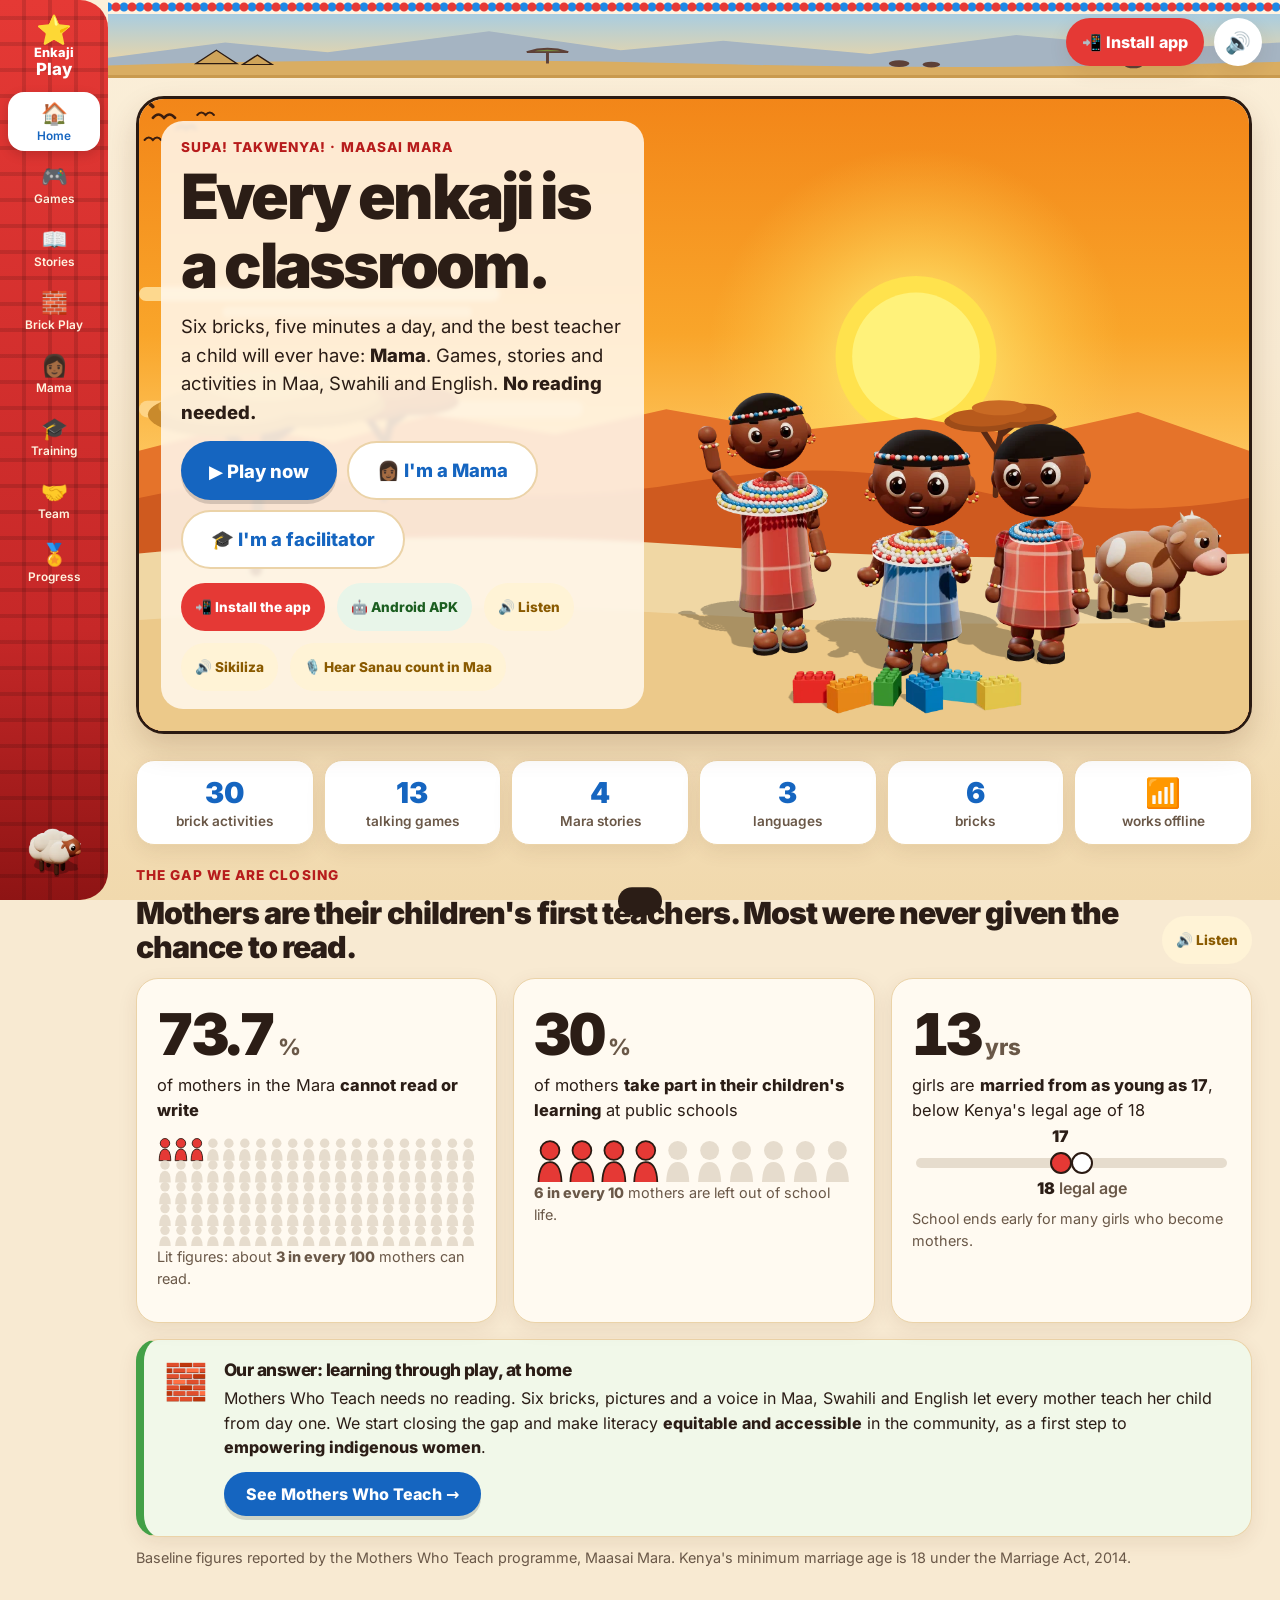
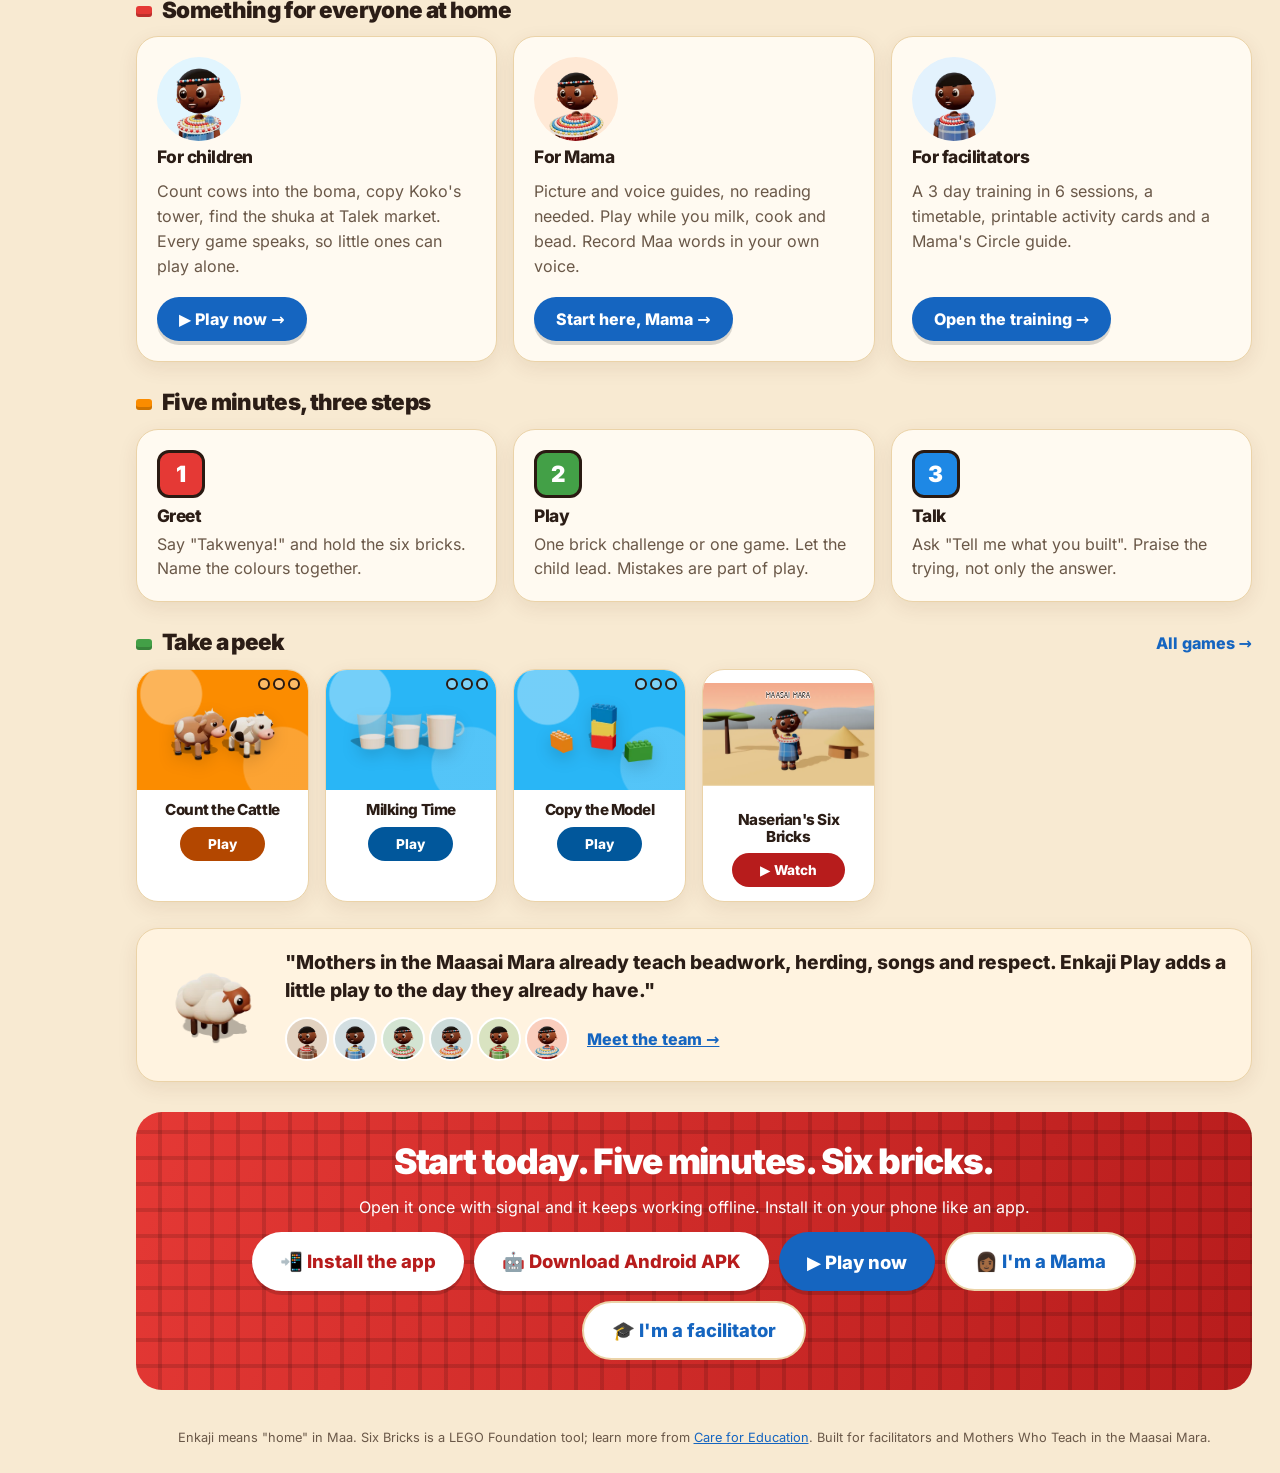
<file: index.html>
<!doctype html>
<html lang="en">
<head>
<meta charset="utf-8">
<meta name="viewport" content="width=device-width, initial-scale=1">
<title>Enkaji Play | Six Bricks in the Mara</title>
<meta name="description" content="Learning through play with Six Bricks for facilitators and Mothers Who Teach in the Maasai Mara.">
<meta name="theme-color" content="#c62828">
<link rel="icon" href="data:image/svg+xml,<svg xmlns='http://www.w3.org/2000/svg' viewBox='0 0 100 100'><rect x='10' y='40' width='80' height='45' rx='8' fill='%23E53935'/><rect x='18' y='28' width='16' height='14' rx='3' fill='%23E53935'/><rect x='42' y='28' width='16' height='14' rx='3' fill='%23E53935'/><rect x='66' y='28' width='16' height='14' rx='3' fill='%23E53935'/></svg>">
<link rel="manifest" href="manifest.webmanifest">
<link rel="apple-touch-icon" href="icon-192.png">
<meta name="apple-mobile-web-app-capable" content="yes">
<meta name="mobile-web-app-capable" content="yes">
<meta name="apple-mobile-web-app-title" content="Enkaji Play">
<link rel="stylesheet" href="fonts.css">
<link rel="stylesheet" href="styles.css">
<link rel="stylesheet" href="games.css">
</head>
<body>
<a class="skip" href="#view">Skip to content</a>
<aside class="side">
  <a class="logo" href="#/welcome" aria-label="Enkaji Play welcome page"><span class="logo-star">⭐</span><span>Enkaji<br><b>Play</b></span></a>
  <nav id="nav" aria-label="Main">
    <a href="#/home" data-r="home"><i>🏠</i>Home</a>
    <a href="#/games" data-r="games"><i>🎮</i>Games</a>
    <a href="#/stories" data-r="stories"><i>📖</i>Stories</a>
    <a href="#/activities" data-r="activities" class="m-hide"><i>🧱</i>Brick Play</a>
    <a href="#/mothers" data-r="mothers"><i>👩🏾</i>Mama</a>
    <a href="#/training" data-r="training"><i>🎓</i>Training</a>
    <a href="#/team" data-r="team" class="m-hide"><i>🤝</i>Team</a>
    <a href="#/progress" data-r="progress" class="m-hide"><i>🏅</i>Progress</a>
  </nav>
  <div class="side-lamb" id="sideLamb"></div>
</aside>
<main>
  <div class="beadstrip" aria-hidden="true"></div>
  <div class="horizon" aria-hidden="true"></div>
  <button id="sndBtn" class="snd-btn" aria-label="Sound">🔊</button>
  <button id="installTop" class="install-top" hidden>📲 Install app</button>
  <div id="view" tabindex="-1"></div>
  <footer class="foot">Enkaji means "home" in Maa. Six Bricks is a LEGO Foundation tool; learn more from <a href="https://www.carefored.co.za/" target="_blank" rel="noopener">Care for Education</a>. Built for facilitators and Mothers Who Teach in the Maasai Mara.</footer>
</main>
<div id="toast" role="status" aria-live="polite"></div>
<dialog id="installHelp" class="install-help" aria-labelledby="ihTitle">
  <h2 id="ihTitle">📲 Put Enkaji Play on your phone</h2>
  <p>It installs like an app, with its own icon, and works <b>without signal</b> after the first time.</p>
  <div class="ih-steps" id="ihSteps"></div>
  <p class="small mute">No good signal? Download the <a href="https://github.com/atindahhillary/enkaji-play/releases/download/app-latest/enkaji-play.apk">Android APK</a> once, then share it phone to phone by Bluetooth or Xender. It works with no internet at all.</p>
  <div class="row" style="justify-content:space-between"><button class="listen" id="ihListen">🔊 Listen</button><button class="btn" id="ihClose">Got it</button></div>
</dialog>
<script src="data.js"></script>
<script src="voicelines.js"></script>
<script src="sound.js"></script>
<script src="art.js"></script>
<script src="games.js"></script>
<script src="app.js"></script>
</body>
</html>
</file>
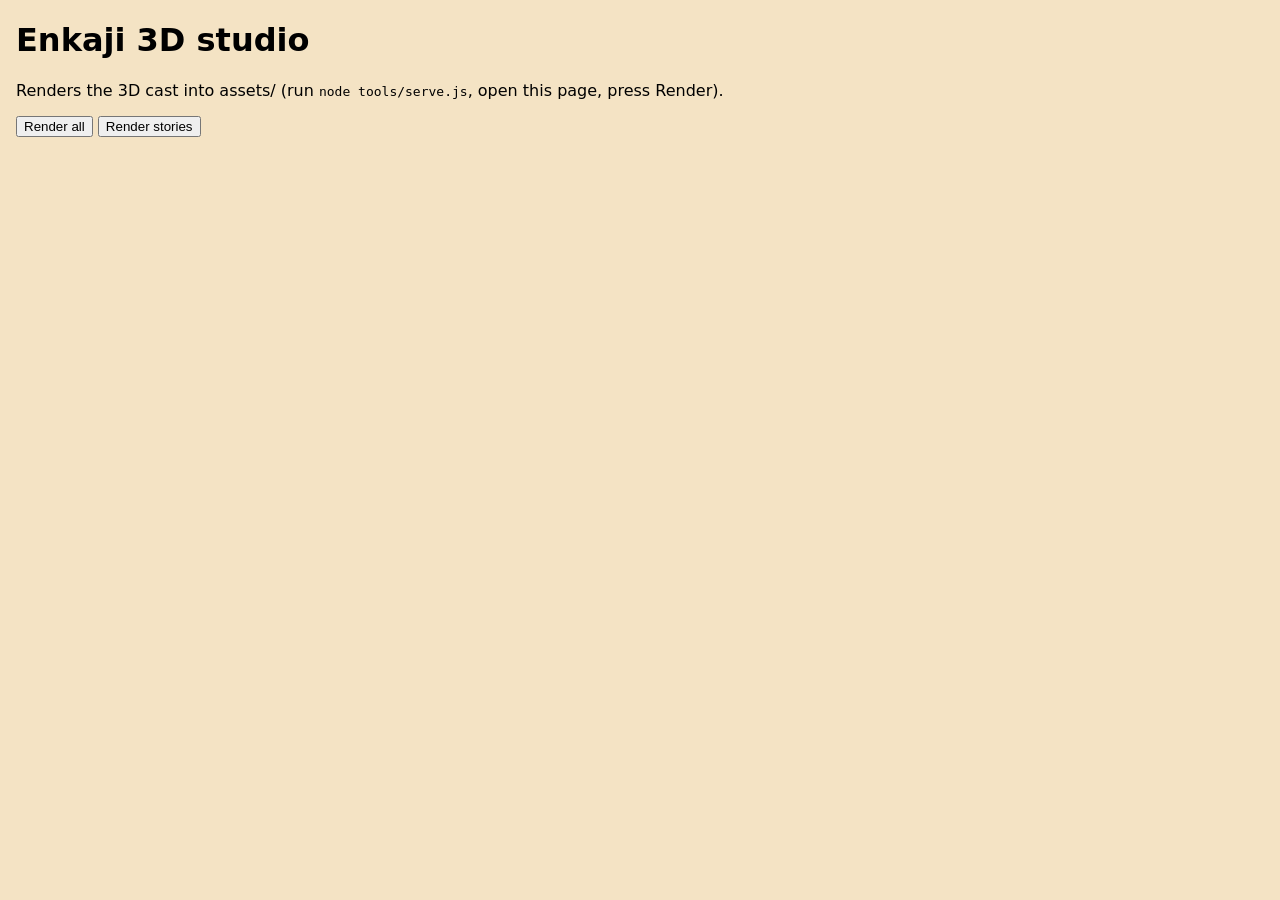
<file: tools/studio3d.html>
<!doctype html>
<html lang="en"><head><meta charset="utf-8"><title>Enkaji 3D studio</title>
<style>body { font-family: Inter, system-ui, sans-serif; background: #f4e3c4; margin: 16px; } img { background: #fff3; margin: 4px; vertical-align: top; max-width: 100%; } #log { white-space: pre; }</style></head>
<body><h1>Enkaji 3D studio</h1><p>Renders the 3D cast into assets/ (run <code>node tools/serve.js</code>, open this page, press Render).</p>
<button id="go">Render all</button> <button id="st">Render stories</button> <span id="log"></span><div id="out"></div>
<script type="module">
import { PAGES, renderPage } from './stories3d.js';
import { PROPS, TILES, frame } from './props3d.js';
import { THREE, person, rest, wave, dance, BPM, brick, BRICK_COLS, cow, hut, acacia, ball, matte } from './cast3d.js';

// The same cast as art.js CAST (kind, shuka colour, collar colours), plus a skin tone each.
const CAST = {
  girl: { kind: 'girl', wrap: '#1E88E5', collar: ['#FDD835', '#ffffff', '#E53935'] },
  boy: { kind: 'boy', wrap: '#E53935', collar: ['#1E88E5', '#ffffff'], skin: '#6e381f' },
  mama: { kind: 'woman', wrap: '#c62828', collar: ['#E53935', '#ffffff', '#1E88E5', '#FDD835'], skin: '#7f4428' },
  koko: { kind: 'elder', wrap: '#0277BD', collar: ['#ffffff', '#E53935', '#43A047', '#FDD835'] },
  ruth: { kind: 'woman', wrap: '#E53935', collar: ['#1E88E5', '#ffffff', '#FDD835'], skin: '#8a4b2c' },
  man: { kind: 'man', wrap: '#1565C0', collar: ['#E53935', '#ffffff'], skin: '#6a361e' },
  soil: { kind: 'man', wrap: '#6d4c41', collar: ['#E53935', '#ffffff'], skin: '#74401f' },
  it: { kind: 'man', wrap: '#1E88E5', collar: ['#FDD835', '#ffffff'], skin: '#5f311b' },
  health: { kind: 'woman', wrap: '#00897B', collar: ['#E53935', '#ffffff', '#43A047'], skin: '#7a4026' },
  schol: { kind: 'woman', wrap: '#0277BD', collar: ['#FB8C00', '#ffffff', '#E53935'], skin: '#6e3a22' },
  agri: { kind: 'man', wrap: '#43A047', collar: ['#E53935', '#FDD835'], skin: '#7f4428' },
};

const renderer = new THREE.WebGLRenderer({ antialias: true, alpha: true, preserveDrawingBuffer: true });
renderer.toneMapping = THREE.ACESFilmicToneMapping; renderer.toneMappingExposure = 1.08; renderer.outputColorSpace = THREE.SRGBColorSpace;
renderer.shadowMap.enabled = true; renderer.shadowMap.type = THREE.PCFSoftShadowMap; renderer.setClearColor(0x000000, 0);

function studio({ shadow = true, bg = null, wide = false } = {}) {
  const scene = new THREE.Scene(); if (bg) scene.background = bg;
  scene.add(new THREE.HemisphereLight('#fff0dc', '#b8601e', 1.15));
  const key = new THREE.DirectionalLight('#fff1e0', 2.5); key.position.set(2.5, 6, 5); key.castShadow = true;
  key.shadow.mapSize.set(2048, 2048); Object.assign(key.shadow.camera, wide ? { left: -9, right: 9, top: 7, bottom: -4, far: 40 } : { left: -2, right: 2, top: 3, bottom: -1, far: 20 }); key.shadow.mapSize.set(wide ? 4096 : 2048, wide ? 4096 : 2048); key.shadow.bias = -.0004; key.shadow.normalBias = .03; scene.add(key);
  const rim = new THREE.DirectionalLight('#cfe6ff', 2.1); rim.position.set(-3, 4, -5); scene.add(rim);
  const fill = new THREE.DirectionalLight('#ffd2a8', .7); fill.position.set(-5, 2, 3); scene.add(fill);
  if (shadow) { const sc = new THREE.Mesh(new THREE.CircleGeometry(4, 48), new THREE.ShadowMaterial({ opacity: .28 })); sc.rotation.x = -Math.PI / 2; sc.receiveShadow = true; scene.add(sc); }
  return scene;
}
// Render at 2x and scale down for clean edges; returns a 2D canvas.
function shot(scene, camera, w, h) {
  renderer.setSize(w * 2, h * 2, false); camera.aspect = w / h; camera.updateProjectionMatrix(); renderer.render(scene, camera);
  const c = document.createElement('canvas'); c.width = w; c.height = h; const g = c.getContext('2d'); g.imageSmoothingQuality = 'high';
  g.drawImage(renderer.domElement, 0, 0, w, h); return c;
}
const log = m => document.getElementById('log').textContent = m;
async function save(name, canvas, q = .86) {
  const url = canvas.toDataURL('image/webp', q);
  const r = await fetch('/save?name=' + name, { method: 'POST', body: url }); if (!r.ok) throw new Error('save ' + name);
  const img = new Image(); img.src = url; img.title = name + ' ' + Math.round(url.length * .75 / 1024) + ' KB'; img.style.maxHeight = '180px'; document.getElementById('out').append(img);
  return Math.round(url.length * .75 / 1024);
}

// Head-and-shoulders portrait, slightly from the left, friendly head tilt.
async function portrait(key) {
  const scene = studio({ shadow: false }); const rig = person(CAST[key]); rest(rig); scene.add(rig.root);
  rig.root.rotation.y = -.25; rig.root.updateMatrixWorld(true);
  const hp = new THREE.Vector3(); rig.head.getWorldPosition(hp);
  const cam = new THREE.PerspectiveCamera(24, 1, .1, 50); cam.position.set(.35, hp.y + .15, 3.9); cam.lookAt(0, hp.y - .12, 0);
  return save('av-' + key, shot(scene, cam, 256, 256));
}
// Dance flipbook: one strip of frames, played on the site with CSS steps().
const DANCE = { frames: 48, w: 180, h: 234 };
async function danceStrip(key) {
  const scene = studio(); const rig = person(CAST[key]); scene.add(rig.root);
  const bricks = BRICK_COLS.map((c, i) => { const b = brick(c); const a = (i < 3 ? 1.75 : 4.53) + (i % 3) * .5; b.position.set(Math.sin(a) * .95, 0, Math.cos(a) * .6 - .2); b.rotation.y = a * 1.7; scene.add(b); return b; });
  const cam = new THREE.PerspectiveCamera(28, 1, .1, 50); cam.position.set(0, 1.75, 5.3); cam.lookAt(0, .95, 0);
  const strip = document.createElement('canvas'); strip.width = DANCE.w * DANCE.frames; strip.height = DANCE.h; const g = strip.getContext('2d');
  const len = 8 * 60 / BPM;
  for (let i = 0; i < DANCE.frames; i++) { dance(rig, i / DANCE.frames * len); g.drawImage(shot(scene, cam, DANCE.w, DANCE.h), i * DANCE.w, 0); }
  return save('dance-' + key, strip, .8);
}
// Cow portraits for the games, one per coat colour (same names as art.js COATS).
const COWS = { brown: ['#a0612c', '#f4efe6'], white: ['#f4efe6', '#3a2a20'], black: ['#2b1d16', '#f4efe6'], red: ['#c1592c', null], grey: ['#9e9e9e', '#f4efe6'] };
async function cowShot(name) {
  const scene = studio(); const k = cow(...COWS[name]); k.rotation.y = -.55; scene.add(k);
  const cam = new THREE.PerspectiveCamera(26, 1, .1, 50); cam.position.set(.3, 1.5, 5.2); cam.lookAt(.1, .78, 0);
  return save('cow-' + name, shot(scene, cam, 300, 260));
}
// Landing hero: golden hour in the Mara, the family playing with bricks in front of their enkaji.
async function hero() {
  const c = document.createElement('canvas'); c.width = 4; c.height = 256; const g2 = c.getContext('2d');
  const gr = g2.createLinearGradient(0, 0, 0, 256); gr.addColorStop(0, '#7fb6d6'); gr.addColorStop(.62, '#f7cf8a'); gr.addColorStop(1, '#f2b866');
  g2.fillStyle = gr; g2.fillRect(0, 0, 4, 256); const sky = new THREE.CanvasTexture(c); sky.colorSpace = THREE.SRGBColorSpace;
  const scene = studio({ shadow: false, bg: sky, wide: true }); scene.fog = new THREE.Fog('#f3d39a', 30, 95);
  const ground = new THREE.Mesh(new THREE.PlaneGeometry(120, 120), matte('#cf9f52', 1)); ground.rotation.x = -Math.PI / 2; ground.receiveShadow = true; scene.add(ground);
  for (const [x, z, s] of [[-14, -26, 7], [-2, -30, 9], [12, -27, 7.5], [24, -32, 9]]) scene.add(ball(1, matte('#8b9db0', 1), x, 0, z, s * 1.6, s * .55, s));  // blue-grey hills
  const sun = ball(1.6, new THREE.MeshBasicMaterial({ color: '#ffd27a' }), 9, 6.5, -34); scene.add(sun);
  const h1 = hut(); h1.position.set(-4.2, 0, -3.2); h1.scale.setScalar(1.25); scene.add(h1);
  const h2 = hut(); h2.position.set(-2.4, 0, -5.5); scene.add(h2);
  const t1 = acacia(); t1.position.set(2.8, 0, -5); t1.scale.setScalar(1.5); scene.add(t1);
  // golden grass tufts
  for (const [x, z, col, pt, ry] of [[3.3, -2.6, '#a0612c', '#f4efe6', -.5], [4.5, -4.4, '#f4efe6', '#2b1d16', -.9], [2.2, -5.8, '#3a2a20', '#f4efe6', .6]]) { const k = cow(col, pt); k.position.set(x, 0, z); k.rotation.y = ry; k.scale.setScalar(.9); scene.add(k); }
  const fam = [['mama', -1.1, .2, .25], ['girl', .35, .9, -.15], ['boy', 1.4, .5, -.4]];
  fam.forEach(([k, x, z, ry], i) => { const r = person(CAST[k]); rest(r); if (i === 0) wave(r, .12); if (i === 1) dance(r, 1.7); r.root.position.set(x, 0, z); r.root.rotation.y = ry; scene.add(r.root); });
  BRICK_COLS.forEach((col, i) => { const b = brick(col); b.position.set(-.5 + i * .3, 0, 1.6 + (i % 2) * .15); b.rotation.y = i * .7; scene.add(b); });
  const cam = new THREE.PerspectiveCamera(34, 1, .1, 120); cam.position.set(.3, 2.4, 7.6); cam.lookAt(.2, 1.25, -.5);
  return save('hero3d', shot(scene, cam, 880, 560), .84);
}

document.getElementById('go').onclick = async () => {
  const sizes = {};
  for (const k of Object.keys(CAST)) { log('portrait ' + k); sizes['av-' + k] = await portrait(k); }
  for (const c of Object.keys(COWS)) { log('cow ' + c); sizes['cow-' + c] = await cowShot(c); }
  for (const k of ['girl', 'boy']) { log('dance ' + k); sizes['dance-' + k] = await danceStrip(k); }
  log('hero'); sizes.hero3d = await hero();
  window.DONE = sizes; log('done ' + JSON.stringify(sizes));
};
// Story pages: assets/story-<id>-<n>.webp, and their anchors for art.js.
document.getElementById('st').onclick = async () => {
  const all = PAGES(CAST), anchors = {};
  for (const [id, pages] of Object.entries(all)) for (let i = 0; i < pages.length; i++) {
    log('story ' + id + ' ' + (i + 1)); const [t, build] = pages[i];
    const r = renderPage(renderer, t, build); anchors[id + '-' + (i + 1)] = r.anchors;
    await save('story-' + id + '-' + (i + 1), r.canvas, .82);
  }
  window.ANCHORS = anchors; window.DONE = true; log('stories done');
};
// Landing family on a transparent background (stands on the animated sunset): assets/hero-family.webp
window.familyCut = async () => {
  const scene = studio({ wide: true });
  const fam = [['mama', -1.15, .1, .25, 'wave'], ['girl', .3, .8, -.1, 'dance'], ['boy', 1.45, .45, -.35, 'rest']];
  fam.forEach(([k, x, z, ry, p]) => { const r = person(CAST[k]); rest(r); if (p === 'wave') wave(r, .12); if (p === 'dance') dance(r, 1.7); r.root.position.set(x, 0, z); r.root.rotation.y = ry; scene.add(r.root); });
  BRICK_COLS.forEach((col, i) => { const b = brick(col); b.position.set(-.55 + i * .3, 0, 1.6 + (i % 2) * .15); b.rotation.y = i * .7; scene.add(b); });
  const k = cow('#a0612c', '#f4efe6'); k.position.set(2.9, 0, -1.1); k.rotation.y = -.7; k.scale.setScalar(.85); scene.add(k);
  const cam = new THREE.PerspectiveCamera(30, 1, .1, 120); cam.position.set(.4, 2.1, 7.4); cam.lookAt(.6, 1.15, 0);
  return save('hero-family', shot(scene, cam, 880, 620), .86);
};
// Props, word pictures, Kerri and game tiles (transparent): assets/<name>.webp and assets/tile-<game>.webp
window.renderProps = async () => {
  const all = [...Object.entries(PROPS), ...Object.entries(TILES).map(([k, v]) => ['tile-' + k, v])], sizes = {};
  for (const [name, [make, w, h, yaw = .3, pitch = .3, pad]] of all) {
    log(name); const scene = studio({ wide: true }), obj = make(); scene.add(obj);
    sizes[name] = await save(name, shot(scene, frame(obj, w, h, yaw, pitch, pad), w, h), .86);
  }
  window.PROPS_DONE = sizes; log('props done'); return sizes;
};
</script>
</body></html>
</file>
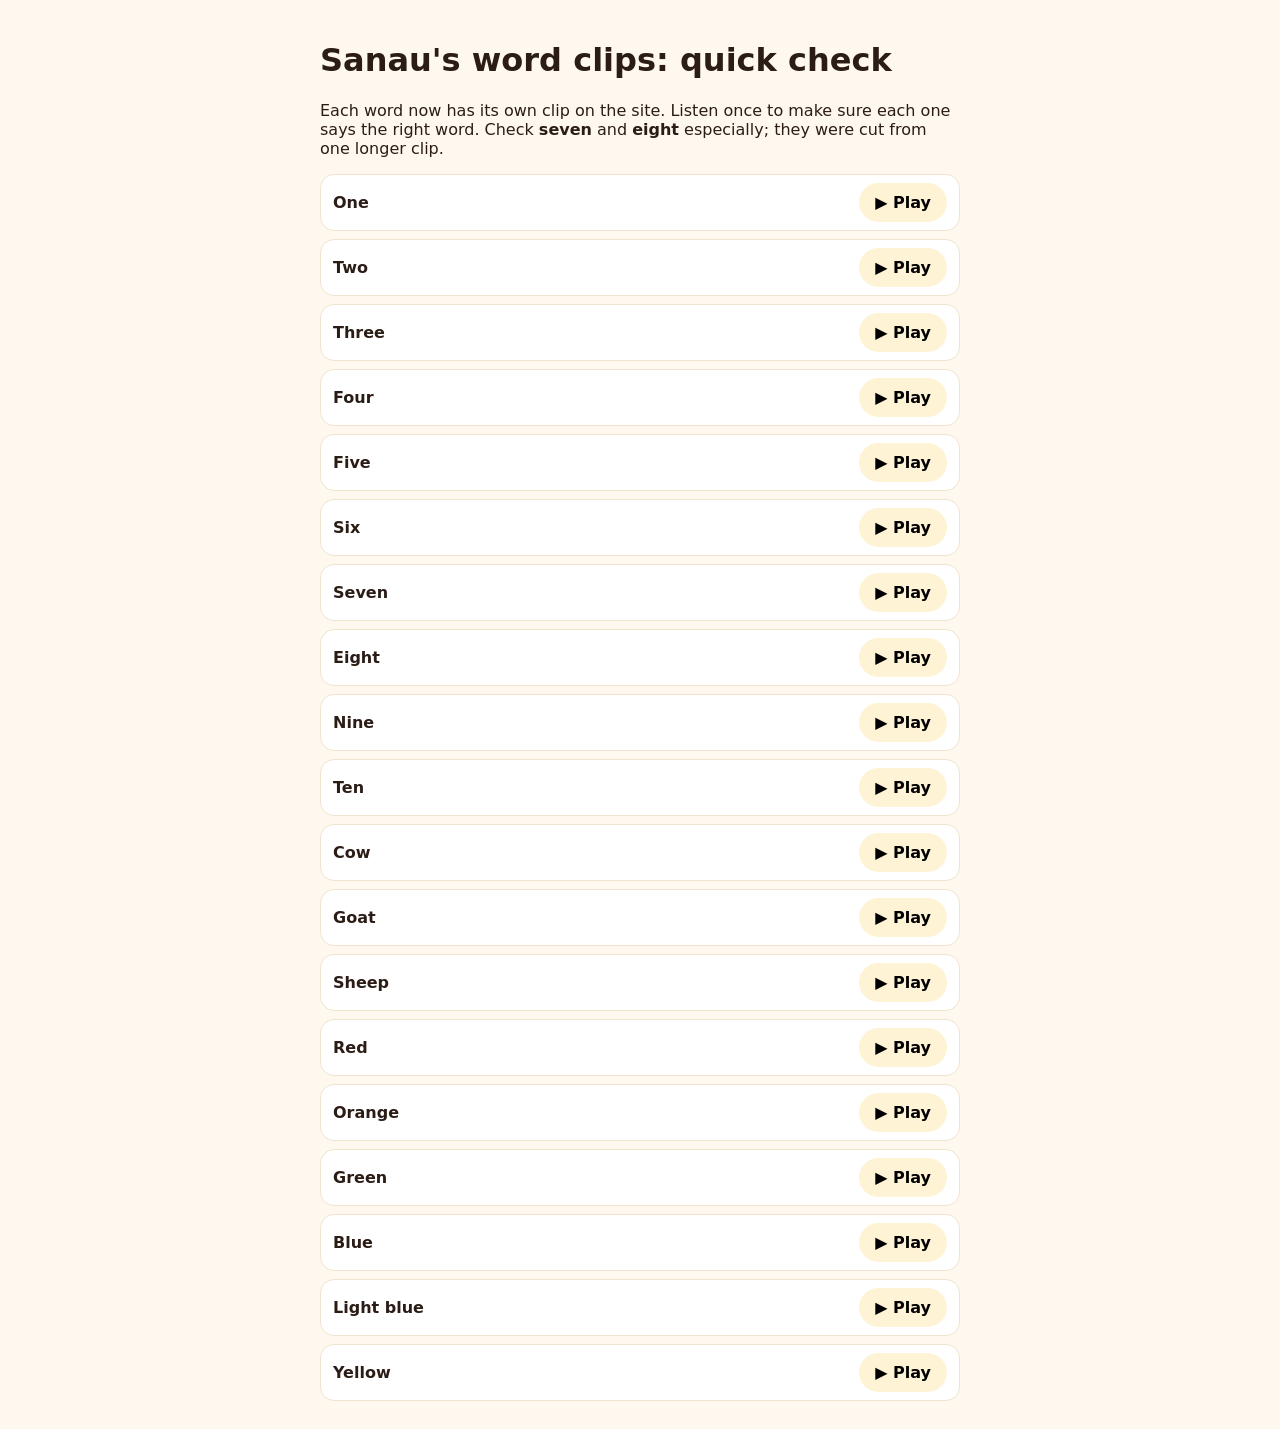
<file: voice/review.html>
<!doctype html>
<html lang="en"><head><meta charset="utf-8"><meta name="viewport" content="width=device-width, initial-scale=1"><title>Sanau's clips: check</title>
<style>body{font-family:Inter,system-ui,sans-serif;background:#fff8ef;color:#2b1d16;max-width:640px;margin:auto;padding:20px}.row{display:flex;gap:10px;align-items:center;background:#fff;border:1px solid #f0e3cf;border-radius:14px;padding:8px 12px;margin:8px 0}button{font:inherit;border:0;border-radius:99px;padding:10px 16px;font-weight:800;background:#fff3d6;cursor:pointer}b{flex:1}</style></head>
<body><h1>Sanau's word clips: quick check</h1><p>Each word now has its own clip on the site. Listen once to make sure each one says the right word. Check <b>seven</b> and <b>eight</b> especially; they were cut from one longer clip.</p>
<div id="l"></div>
<script>
const W=[['n1','One'],['n2','Two'],['n3','Three'],['n4','Four'],['n5','Five'],['n6','Six'],['n7','Seven'],['n8','Eight'],['n9','Nine'],['n10','Ten'],['cow','Cow'],['goat','Goat'],['sheep','Sheep'],['red','Red'],['orange','Orange'],['green','Green'],['blue','Blue'],['sky','Light blue'],['yellow','Yellow']];
document.getElementById('l').innerHTML=W.map(([k,t])=>`<div class="row"><b>${t}</b><button onclick="new Audio('${k}.mp3').play()">▶ Play</button></div>`).join('');
</script></body></html>
</file>
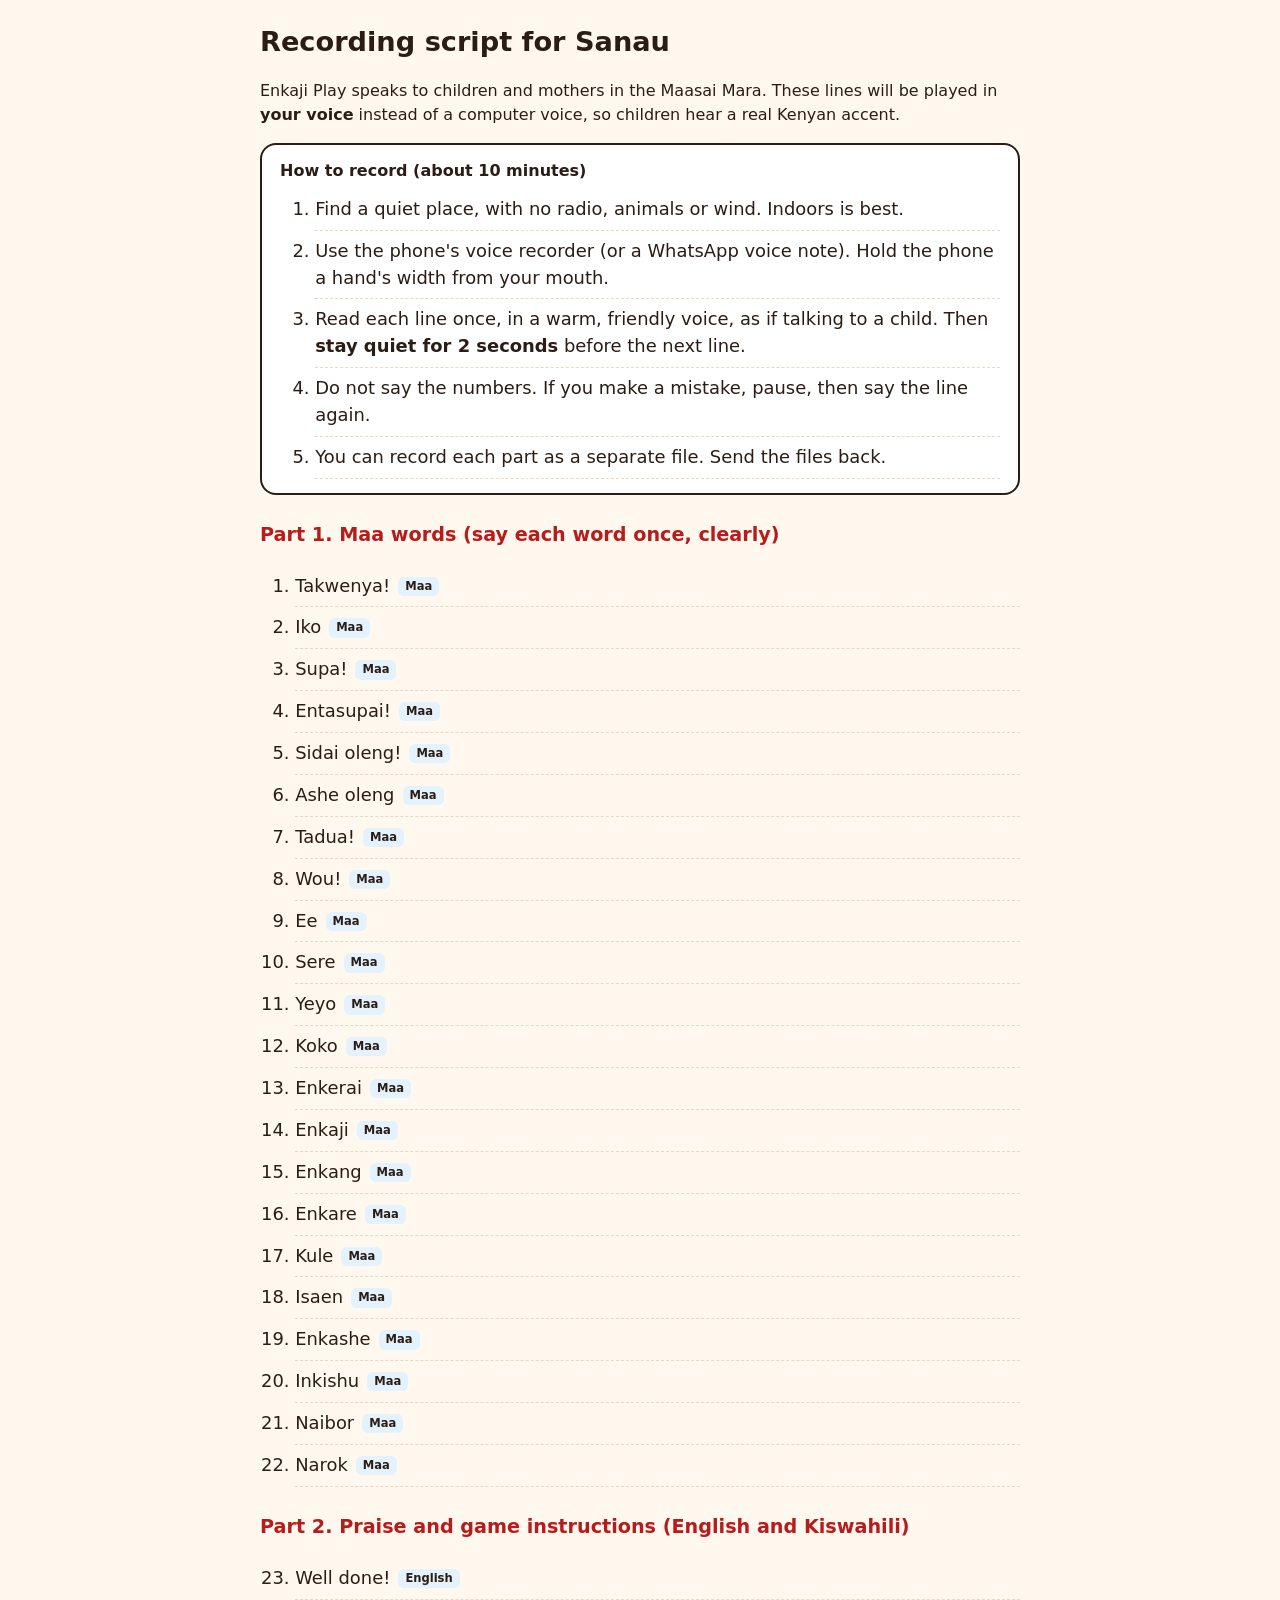
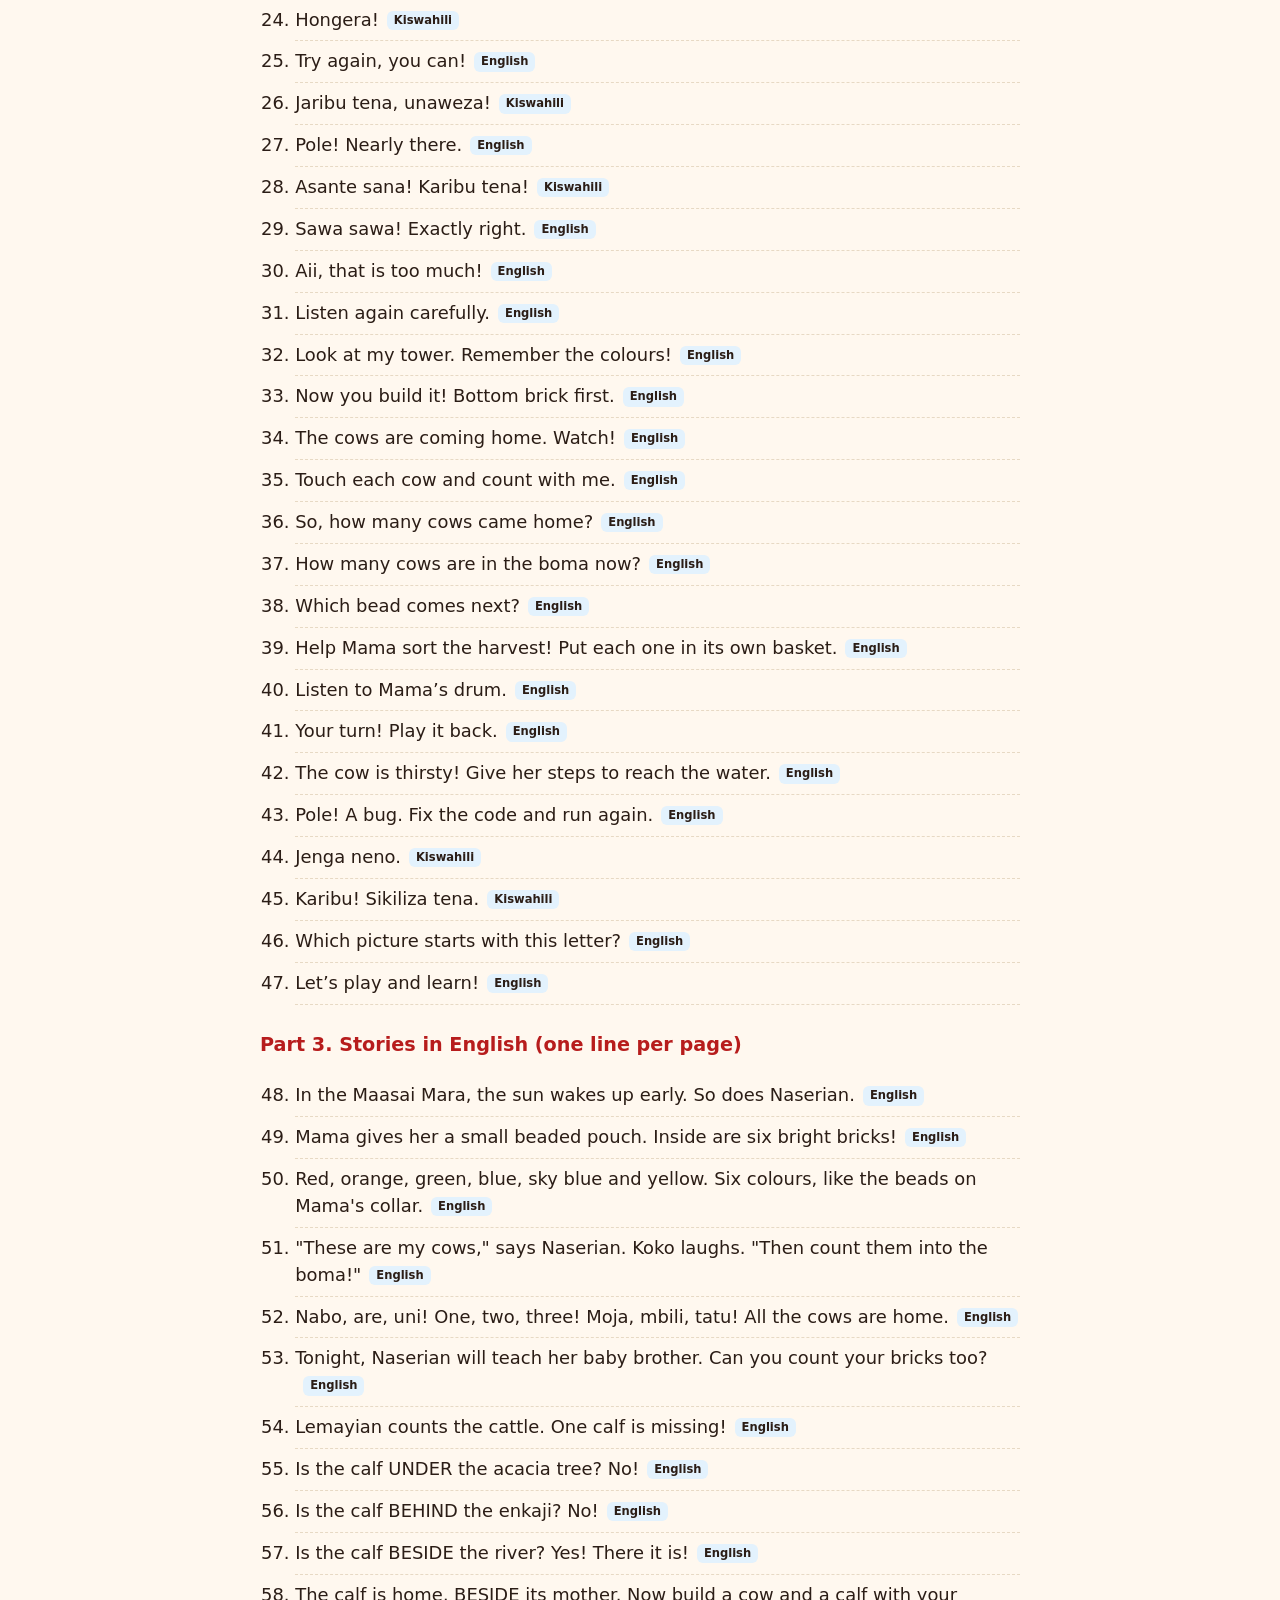
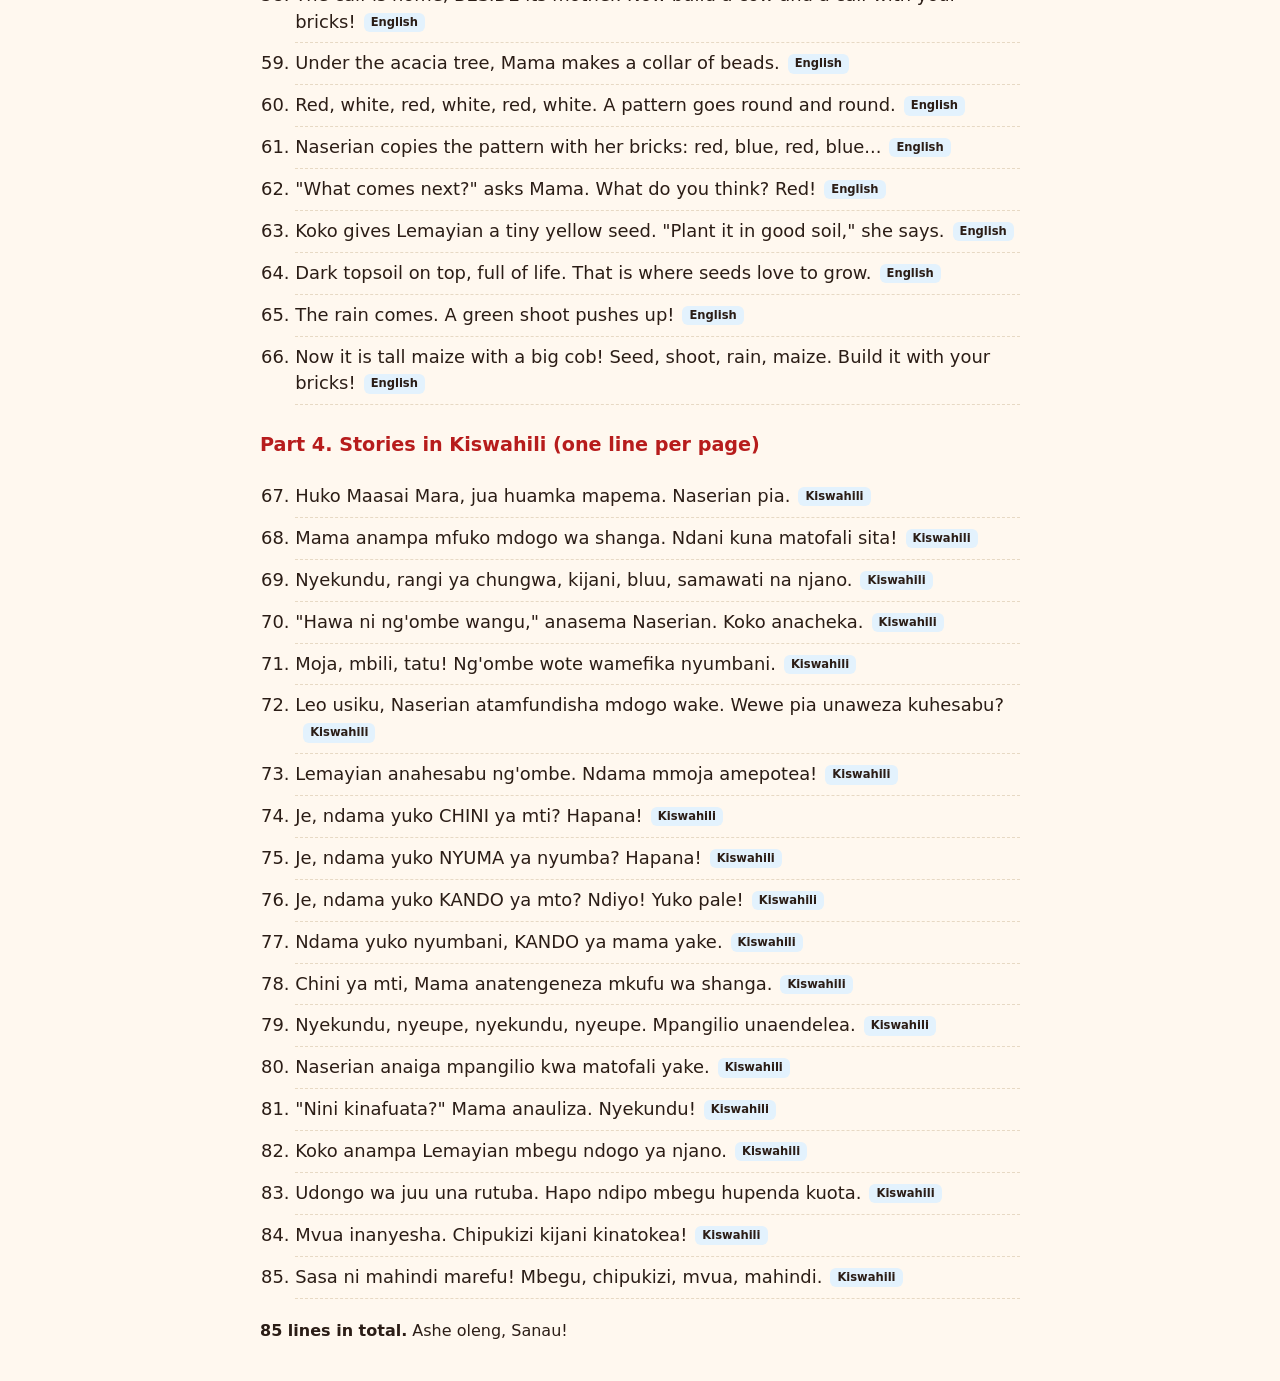
<file: voice/script.html>
<!doctype html>
<html lang="en"><head><meta charset="utf-8"><meta name="viewport" content="width=device-width, initial-scale=1">
<title>Recording script for Sanau</title>
<style>
  body { font-family: Inter, system-ui, sans-serif; color: #2b1d16; background: #fff8ef; max-width: 760px; margin: auto; padding: 22px; line-height: 1.5; }
  h1 { font-size: 1.7rem; margin: 0 0 6px; } h2 { margin: 26px 0 8px; font-size: 1.2rem; color: #B71C1C; }
  .how { background: #fff; border: 2px solid #2b1d16; border-radius: 16px; padding: 14px 18px; }
  ol { padding-left: 2.2em; } li { padding: 7px 0; border-bottom: 1px dashed #e7d9c4; font-size: 1.12rem; }
  li small { color: #8a7a6a; font-size: .8rem; margin-left: 8px; }
  .tag { display: inline-block; font-size: .72rem; font-weight: 800; padding: 1px 7px; border-radius: 6px; background: #e3f2fd; margin-left: 8px; vertical-align: 2px; }
  ol.cols { columns: 3; column-gap: 28px; } ol.cols li { break-inside: avoid; }
  .small { font-size: .95rem; color: #5a4a3c; }
  @media print { body { background: #fff; } .how { border-width: 1px; } li { break-inside: avoid; } }
</style></head>
<body>
<h1>Recording script for Sanau</h1>
<p>Enkaji Play speaks to children and mothers in the Maasai Mara. These lines will be played in <b>your voice</b> instead of a computer voice, so children hear a real Kenyan accent.</p>
<div class="how"><b>How to record (about 10 minutes)</b>
  <ol style="margin:6px 0 0">
    <li>Find a quiet place, with no radio, animals or wind. Indoors is best.</li>
    <li>Use the phone's voice recorder (or a WhatsApp voice note). Hold the phone a hand's width from your mouth.</li>
    <li>Read each line once, in a warm, friendly voice, as if talking to a child. Then <b>stay quiet for 2 seconds</b> before the next line.</li>
    <li>Do not say the numbers. If you make a mistake, pause, then say the line again.</li>
    <li>You can record each part as a separate file. Send the files back.</li>
  </ol>
</div>
<div id="script"></div>
<script src="../data.js"></script><script src="../art.js"></script><script src="../voicelines.js"></script>
<script>
  let n = 0;
  const row = (t, lang) => `<li>${t}<span class="tag">${lang === 'sw' ? 'Kiswahili' : lang === 'en' ? 'English' : 'Maa'}</span></li>`;
  // Round 2 (script.html?part=2): the remaining game lines. Short words sit in columns to save paper.
  if (new URLSearchParams(location.search).get('part') === '2') {
    document.querySelector('h1').textContent = 'Recording script for Sanau: round 2 (games)';
    document.querySelector('p').innerHTML = 'Thank you for the first recording: children now hear <b>your voice</b> in the stories. These lines finish the games. The games join the short pieces together, so "Mama needs" + "thirty" + "four" + "sticks for the fire" is all your voice.';
    let h = '';
    VOICE_SCRIPT2.forEach(p => {
      const short = !p.maa && p.lines.every(t => t.length < 18);
      h += `<h2>${p.part}</h2>${p.maa ? '<p class="small"><b>For each line:</b> say it in English, pause, then say it in Maa, like last time.</p>' : ''}<ol start="${n + 1}"${short ? ' class="cols"' : ''}>${p.lines.map(t => (n++, `<li>${t}${p.maa ? '<span class="tag">English, then Maa</span>' : ''}</li>`)).join('')}</ol>`;
    });
    h += `<p style="margin-top:20px"><b>${n} lines in total.</b> Most are one word. Ashe oleng, Sanau!</p>`;
    document.getElementById('script').innerHTML = h;
  } else {
  let html = VOICE_SCRIPT.map(p => `<h2>${p.part}</h2><ol start="${n + 1}">${p.lines.map(([, t, l]) => (n++, row(t, l))).join('')}</ol>`).join('');
  html += `<h2>Part 3. Stories in English (one line per page)</h2><ol start="${n + 1}">` + STORIES.flatMap(s => s.pages.map(p => (n++, row(p.en, 'en')))).join('') + '</ol>';
  html += `<h2>Part 4. Stories in Kiswahili (one line per page)</h2><ol start="${n + 1}">` + STORIES.flatMap(s => s.pages.map(p => (n++, row(p.sw, 'sw')))).join('') + '</ol>';
  html += `<p style="margin-top:20px"><b>${n} lines in total.</b> Ashe oleng, Sanau!</p>`;
  document.getElementById('script').innerHTML = html;
  }
</script>
</body></html>
</file>
<file: fonts.css>
/* Self-hosted Google Fonts (Inter, Patrick Hand SC; SIL Open Font License) so the site and app work fully offline. */
@font-face { font-family: 'Inter'; font-style: normal; font-weight: 400; font-display: swap; src: url(fonts/Inter-latin-ext-400.woff2) format('woff2'); unicode-range: U+0100-02BA, U+02BD-02C5, U+02C7-02CC, U+02CE-02D7, U+02DD-02FF, U+0304, U+0308, U+0329, U+1D00-1DBF, U+1E00-1E9F, U+1EF2-1EFF, U+2020, U+20A0-20AB, U+20AD-20C4, U+2113, U+2C60-2C7F, U+A720-A7FF; }
@font-face { font-family: 'Inter'; font-style: normal; font-weight: 400; font-display: swap; src: url(fonts/Inter-latin-400.woff2) format('woff2'); unicode-range: U+0000-00FF, U+0131, U+0152-0153, U+02BB-02BC, U+02C6, U+02DA, U+02DC, U+0304, U+0308, U+0329, U+2000-206F, U+20AC, U+2122, U+2191, U+2193, U+2212, U+2215, U+FEFF, U+FFFD; }
@font-face { font-family: 'Inter'; font-style: normal; font-weight: 600; font-display: swap; src: url(fonts/Inter-latin-ext-400.woff2) format('woff2'); unicode-range: U+0100-02BA, U+02BD-02C5, U+02C7-02CC, U+02CE-02D7, U+02DD-02FF, U+0304, U+0308, U+0329, U+1D00-1DBF, U+1E00-1E9F, U+1EF2-1EFF, U+2020, U+20A0-20AB, U+20AD-20C4, U+2113, U+2C60-2C7F, U+A720-A7FF; }
@font-face { font-family: 'Inter'; font-style: normal; font-weight: 600; font-display: swap; src: url(fonts/Inter-latin-400.woff2) format('woff2'); unicode-range: U+0000-00FF, U+0131, U+0152-0153, U+02BB-02BC, U+02C6, U+02DA, U+02DC, U+0304, U+0308, U+0329, U+2000-206F, U+20AC, U+2122, U+2191, U+2193, U+2212, U+2215, U+FEFF, U+FFFD; }
@font-face { font-family: 'Inter'; font-style: normal; font-weight: 800; font-display: swap; src: url(fonts/Inter-latin-ext-400.woff2) format('woff2'); unicode-range: U+0100-02BA, U+02BD-02C5, U+02C7-02CC, U+02CE-02D7, U+02DD-02FF, U+0304, U+0308, U+0329, U+1D00-1DBF, U+1E00-1E9F, U+1EF2-1EFF, U+2020, U+20A0-20AB, U+20AD-20C4, U+2113, U+2C60-2C7F, U+A720-A7FF; }
@font-face { font-family: 'Inter'; font-style: normal; font-weight: 800; font-display: swap; src: url(fonts/Inter-latin-400.woff2) format('woff2'); unicode-range: U+0000-00FF, U+0131, U+0152-0153, U+02BB-02BC, U+02C6, U+02DA, U+02DC, U+0304, U+0308, U+0329, U+2000-206F, U+20AC, U+2122, U+2191, U+2193, U+2212, U+2215, U+FEFF, U+FFFD; }
@font-face { font-family: 'Inter'; font-style: normal; font-weight: 900; font-display: swap; src: url(fonts/Inter-latin-ext-400.woff2) format('woff2'); unicode-range: U+0100-02BA, U+02BD-02C5, U+02C7-02CC, U+02CE-02D7, U+02DD-02FF, U+0304, U+0308, U+0329, U+1D00-1DBF, U+1E00-1E9F, U+1EF2-1EFF, U+2020, U+20A0-20AB, U+20AD-20C4, U+2113, U+2C60-2C7F, U+A720-A7FF; }
@font-face { font-family: 'Inter'; font-style: normal; font-weight: 900; font-display: swap; src: url(fonts/Inter-latin-400.woff2) format('woff2'); unicode-range: U+0000-00FF, U+0131, U+0152-0153, U+02BB-02BC, U+02C6, U+02DA, U+02DC, U+0304, U+0308, U+0329, U+2000-206F, U+20AC, U+2122, U+2191, U+2193, U+2212, U+2215, U+FEFF, U+FFFD; }
@font-face { font-family: 'Patrick Hand SC'; font-style: normal; font-weight: 400; font-display: swap; src: url(fonts/PatrickHandSC-latin-ext-400.woff2) format('woff2'); unicode-range: U+0100-02BA, U+02BD-02C5, U+02C7-02CC, U+02CE-02D7, U+02DD-02FF, U+0304, U+0308, U+0329, U+1D00-1DBF, U+1E00-1E9F, U+1EF2-1EFF, U+2020, U+20A0-20AB, U+20AD-20C4, U+2113, U+2C60-2C7F, U+A720-A7FF; }
@font-face { font-family: 'Patrick Hand SC'; font-style: normal; font-weight: 400; font-display: swap; src: url(fonts/PatrickHandSC-latin-400.woff2) format('woff2'); unicode-range: U+0000-00FF, U+0131, U+0152-0153, U+02BB-02BC, U+02C6, U+02DA, U+02DC, U+0304, U+0308, U+0329, U+2000-206F, U+20AC, U+2122, U+2191, U+2193, U+2212, U+2215, U+FEFF, U+FFFD; }
</file>
<file: styles.css>
:root {
  color-scheme: light;
  /* Golden-hour Mara: sand and dust tones, warm cards */
  --bg: #f8ead2; --card: #fffaf1; --ink: #2b1d16; --mute: #6a5848; --line: #ebd3a8;
  --brand: #1565C0; --brand2: #29B6F6; --pink: #E53935; --red: #c62828; --shuka: #d32f2f;
  --r: #E53935; --o: #FB8C00; --y: #FDD835; --g: #43A047; --b: #1E88E5; --sky: #29B6F6;
  --rad: 22px; --sh: 0 6px 20px rgba(90, 45, 10, .09);
}
* { box-sizing: border-box; }
body { margin: 0; font-family: Inter, system-ui, sans-serif; background: linear-gradient(180deg, #fbefd9 0%, var(--bg) 40%, #f1d9ad 100%) fixed var(--bg); color: var(--ink); display: flex; min-height: 100vh; }
/* The Mara horizon under the bead strip on every page: hills, thatched huts, acacias, cattle. */
.horizon { height: 64px; margin: -18px -28px 18px; background: url("data:image/svg+xml,%3Csvg xmlns='http://www.w3.org/2000/svg' viewBox='0 0 800 64' preserveAspectRatio='none'%3E%3Cdefs%3E%3ClinearGradient id='s' x1='0' y1='0' x2='0' y2='1'%3E%3Cstop offset='0' stop-color='%23a9cde0'/%3E%3Cstop offset='1' stop-color='%23f9d79a'/%3E%3C/linearGradient%3E%3C/defs%3E%3Crect width='800' height='64' fill='url(%23s)'/%3E%3Ccircle cx='640' cy='40' r='14' fill='%23ffb74d'/%3E%3Cpath d='M0 46 L80 30 L150 40 L260 18 L350 38 L420 28 L520 42 L620 22 L720 36 L800 30 V64 H0Z' fill='%23a5b4c2'/%3E%3Cpath d='M0 54 Q200 44 400 52 T800 50 V64 H0Z' fill='%23d9ad62'/%3E%3Cg fill='%23cfa45a' stroke='%232a1a12' stroke-width='1.2'%3E%3Cpath d='M60 52 L74 38 L88 52Z'/%3E%3Cpath d='M92 53 L102 43 L112 53Z'/%3E%3C/g%3E%3Cpath d='M300 52 V40 M286 40 Q300 33 314 40Z' stroke='%235d4037' stroke-width='2' fill='%23788f3c'/%3E%3Cg fill='%235d4037'%3E%3Cellipse cx='540' cy='52' rx='7' ry='3.5'/%3E%3Cellipse cx='562' cy='53' rx='6' ry='3'/%3E%3Cellipse cx='700' cy='54' rx='6' ry='3'/%3E%3C/g%3E%3C/svg%3E") center / 100% 100% no-repeat; border-bottom: 3px solid #c99a4e; }
@media (max-width: 760px) { .horizon { margin: -18px -14px 14px; height: 48px; } }
h1, h2, h3 { letter-spacing: -.03em; line-height: 1.1; margin: 0 0 .4em; font-weight: 900; }
h1 { font-size: clamp(1.7rem, 4vw, 2.6rem); } h2 { font-size: 1.4rem; } h3 { font-size: 1.08rem; font-weight: 800; }
p { line-height: 1.55; margin: 0 0 .8em; }
a { color: var(--brand); }
button { font: inherit; cursor: pointer; }
.skip { position: absolute; left: -999px; } .skip:focus { left: 8px; top: 8px; z-index: 99; background: #fff; padding: 8px; }
:focus-visible { outline: 3px solid var(--o); outline-offset: 2px; }

/* Sidebar */
.side { width: 108px; flex: none; background: linear-gradient(180deg, #E53935, #c62828 70%, #8e1414); color: #fff; display: flex; flex-direction: column; align-items: center; padding: 14px 8px; position: sticky; top: 0; height: 100vh; border-radius: 0 28px 28px 0; z-index: 5;
  background-image: repeating-linear-gradient(0deg, transparent 0 22px, rgba(0,0,0,.12) 22px 26px), repeating-linear-gradient(90deg, transparent 0 22px, rgba(0,0,0,.12) 22px 26px), linear-gradient(180deg, #E53935, #c62828 70%, #8e1414); }
.logo { color: #fff; text-decoration: none; text-align: center; font-weight: 800; font-size: .8rem; line-height: 1.1; margin-bottom: 14px; }
.logo b { font-size: 1.05rem; } .logo-star { display: block; font-size: 1.8rem; animation: spin 6s linear infinite; }
#nav { display: flex; flex-direction: column; gap: 4px; width: 100%; }
#nav a { color: #fff3e0; text-decoration: none; font-size: .74rem; font-weight: 600; display: flex; flex-direction: column; align-items: center; gap: 3px; padding: 8px 4px; border-radius: 16px; }
#nav a i { font-style: normal; font-size: 1.35rem; }
#nav a:hover { background: rgba(255,255,255,.12); }
#nav a.on { background: #fff; color: var(--brand); box-shadow: 0 4px 12px rgba(0,0,0,.15); }
.side-lamb { margin-top: auto; width: 76px; }
main { flex: 1; min-width: 0; padding: 0 28px 28px; }
.beadstrip { height: 10px; margin: 0 -28px 18px; background: repeating-linear-gradient(90deg, var(--r) 0 14px, #fff 14px 20px, var(--b) 20px 34px, #fff 34px 40px, var(--y) 40px 54px, #fff 54px 60px, var(--g) 60px 74px, #fff 74px 80px, var(--o) 80px 94px, #fff 94px 100px); }
.foot { color: var(--mute); font-size: .8rem; margin-top: 40px; text-align: center; }

/* Cards & layout */
.card { background: var(--card); border-radius: var(--rad); box-shadow: var(--sh); padding: 20px; border: 1px solid var(--line); }
.grid { display: grid; gap: 16px; }
.g2 { grid-template-columns: repeat(auto-fit, minmax(280px, 1fr)); }
.g3 { grid-template-columns: repeat(auto-fit, minmax(230px, 1fr)); }
.g5 { grid-template-columns: repeat(auto-fill, minmax(165px, 1fr)); }
.row { display: flex; gap: 12px; align-items: center; flex-wrap: wrap; }
.sec { margin: 28px 0 14px; display: flex; justify-content: space-between; align-items: center; gap: 10px; }
.sec h2 { margin: 0; } .sec a { font-weight: 700; text-decoration: none; }
.mute { color: var(--mute); } .small { font-size: .85rem; }
.pill { display: inline-block; padding: 4px 10px; border-radius: 99px; font-size: .75rem; font-weight: 700; background: #e3f2fd; color: var(--brand); }

/* Hero header like the design */
.hello { border-radius: 26px; padding: 22px 26px; color: #fff; position: relative; overflow: hidden; display: flex; align-items: center; gap: 18px; min-height: 140px;
  background: linear-gradient(110deg, #1565C0, #29B6F6 50%, #FB8C00); }
.hello::after { content: ''; position: absolute; right: -30px; bottom: -40px; width: 300px; height: 120px; background: radial-gradient(ellipse at center, rgba(255,255,255,.35), transparent 70%); }
.hello .tag { font-weight: 800; font-size: .78rem; letter-spacing: .08em; text-transform: uppercase; opacity: .95; }
.hello .name { font-size: clamp(2rem, 6vw, 3rem); font-weight: 900; letter-spacing: -.03em; background: #fff; -webkit-background-clip: text; background-clip: text; color: transparent; text-shadow: none; }
.hello .avatar { width: 92px; flex: none; filter: drop-shadow(0 6px 10px rgba(0,0,0,.2)); }
.editname { background: rgba(255,255,255,.25); border: 0; color: #fff; border-radius: 99px; width: 34px; height: 34px; }
.hero-band { position: absolute; left: 0; right: 0; bottom: 0; height: 8px; background: repeating-linear-gradient(90deg, #fff 0 6px, var(--r) 6px 14px, var(--b) 14px 22px, var(--y) 22px 30px); opacity: .9; }

.stats { display: grid; grid-template-columns: repeat(3, 1fr); gap: 14px; margin: 18px 0; }
.stat { display: flex; align-items: center; gap: 12px; }
.stat .ic { font-size: 2.2rem; } .stat b { display: block; font-size: 1.6rem; font-weight: 900; } .stat span { color: var(--mute); font-size: .85rem; font-weight: 600; }

/* Game tiles */
.tile { background: #fff; border-radius: 20px; box-shadow: var(--sh); border: 1px solid var(--line); overflow: hidden; text-decoration: none; color: var(--ink); display: flex; flex-direction: column; transition: transform .15s; }
.tile:hover { transform: translateY(-4px) rotate(-.5deg); }
.tile .art { height: 120px; display: grid; place-items: center; position: relative; overflow: hidden; }
.tile .art svg { width: 82%; height: 100%; }
.tile .art::before { content: ''; position: absolute; inset: 0; background: radial-gradient(circle at 20% 20%, rgba(255,255,255,.35) 0 18%, transparent 19%), radial-gradient(circle at 85% 80%, rgba(255,255,255,.2) 0 22%, transparent 23%); }
.tile .tb { padding: 12px 14px 14px; text-align: center; }
.tile h3 { font-size: .95rem; margin-bottom: 8px; }
.play { display: inline-block; border: 0; border-radius: 99px; padding: 7px 26px; color: #fff; font-weight: 800; font-size: .85rem; }

.btn { border: 0; border-radius: 99px; padding: 12px 22px; font-weight: 800; background: var(--brand); color: #fff; text-decoration: none; display: inline-flex; align-items: center; gap: 8px; box-shadow: 0 4px 0 rgba(0,0,0,.15); }
.btn:active { transform: translateY(2px); box-shadow: none; }
.btn.alt { background: #fff; color: var(--brand); border: 2px solid var(--line); box-shadow: none; }
.btn.big { font-size: 1.15rem; padding: 16px 28px; }
.listen { border: 0; background: #fff3d6; color: #8a5a00; border-radius: 99px; padding: 6px 12px; font-weight: 800; font-size: .8rem; flex: none; }
.listen:hover { background: #ffe5a3; }

.goal .bar { height: 12px; background: #f3e7d3; border-radius: 99px; overflow: hidden; margin-top: 10px; }
.goal .bar i { display: block; height: 100%; background: linear-gradient(90deg, var(--brand2), var(--pink)); border-radius: 99px; transition: width .5s; }
.keep { background: linear-gradient(120deg, #fff7e6, #ffe9f3); display: flex; align-items: center; gap: 12px; position: relative; overflow: hidden; }
.keep .lamb { width: 90px; flex: none; }
.keep::after { content: ''; position: absolute; right: -40px; top: -60px; width: 200px; height: 200px; border-radius: 50%; border: 14px solid transparent; border-top-color: var(--r); border-right-color: var(--y); opacity: .35; }

.entry { text-decoration: none; color: var(--ink); display: flex; gap: 14px; align-items: center; }
.entry .avatar, .entry .em { width: 72px; flex: none; font-size: 2.6rem; text-align: center; }
.entry:hover { border-color: var(--brand2); }

/* Bricks */
.bricks6 { display: grid; grid-template-columns: repeat(auto-fit, minmax(140px, 1fr)); gap: 12px; }
.bk { border: 0; border-radius: 18px; padding: 14px; color: #fff; text-align: left; font-weight: 800; box-shadow: inset 0 -6px 0 rgba(0,0,0,.15); }
.bk small { display: block; font-weight: 600; opacity: .95; font-size: .78rem; }
.bk.y { color: #5a4600; }
.build { width: 100%; max-height: 210px; }
.drop { animation: drop .5s backwards cubic-bezier(.3, 1.4, .6, 1); }

/* Activities */
.chips { display: flex; gap: 8px; flex-wrap: wrap; margin: 8px 0 16px; }
.chip { border: 2px solid var(--line); background: #fff; border-radius: 99px; padding: 7px 14px; font-weight: 700; font-size: .85rem; color: var(--ink); }
.chip.on { background: var(--brand); color: #fff; border-color: var(--brand); }
.act { text-decoration: none; color: var(--ink); display: flex; flex-direction: column; gap: 8px; position: relative; }
.act .build { max-height: 110px; background: #fdf6ec; border-radius: 14px; }
.act .done { position: absolute; top: 12px; right: 12px; font-size: 1.4rem; }
.steps { list-style: none; padding: 0; margin: 0; counter-reset: s; display: grid; gap: 10px; }
.steps li { counter-increment: s; display: flex; gap: 12px; align-items: flex-start; background: #fdf6ec; border-radius: 16px; padding: 12px; }
.steps li::before { content: counter(s); flex: none; width: 34px; height: 34px; border-radius: 10px; display: grid; place-items: center; font-weight: 900; color: #fff; background: var(--sc, var(--brand)); }
.steps li span { flex: 1; padding-top: 6px; }
.demo { background: linear-gradient(180deg, #fffaf0, #fff); border-radius: 20px; padding: 10px; text-align: center; }

/* Stories */
.story-stage { border-radius: 24px; overflow: hidden; background: #000; position: relative; box-shadow: var(--sh); }
.scene { display: block; width: 100%; height: auto; }
.cap { background: #fff; padding: 18px 22px; border-radius: 0 0 24px 24px; }
.cap p.en { font-size: 1.25rem; font-weight: 700; margin-bottom: 4px; } .cap p.sw { color: var(--mute); font-style: italic; }
.ctl { display: flex; gap: 10px; justify-content: center; align-items: center; margin-top: 12px; flex-wrap: wrap; }
.dots { display: flex; gap: 6px; } .dots i { width: 10px; height: 10px; border-radius: 50%; background: #ddd; } .dots i.on { background: var(--brand); }
.cover { height: 130px; display: grid; place-items: center; font-size: 3rem; color: #fff; overflow: hidden; }
.cover svg { width: 100%; height: 100%; object-fit: cover; }

/* Games */
.gamebox { text-align: center; }
.palette { display: flex; gap: 10px; justify-content: center; flex-wrap: wrap; margin: 14px 0; }
.palette button { width: 74px; height: 56px; border: 0; border-radius: 12px; box-shadow: inset 0 -6px 0 rgba(0,0,0,.18); }
.tower { height: 220px; max-width: 160px; }
.choices { display: flex; gap: 12px; justify-content: center; flex-wrap: wrap; margin-top: 14px; }
.choices button { min-width: 84px; min-height: 70px; border-radius: 18px; border: 3px solid var(--line); background: #fff; font-size: 1.8rem; font-weight: 900; color: var(--ink); }
.choices button:hover { border-color: var(--brand2); }
.bead { display: inline-block; width: 40px; height: 40px; border-radius: 50%; border: 2px solid #333; margin: 3px; vertical-align: middle; }
.bead.q { border-style: dashed; background: #fff; line-height: 36px; font-weight: 900; }
.herd svg { width: 100%; max-height: 260px; }
.coins { display: flex; gap: 10px; justify-content: center; flex-wrap: wrap; }
.coin { width: 76px; height: 76px; border-radius: 50%; border: 4px solid #c49000; background: radial-gradient(circle at 35% 35%, #fff59d, #fbc02d); font-weight: 900; font-size: 1.2rem; color: #6d4c00; }
.coin.s { border-color: #78909c; background: radial-gradient(circle at 35% 35%, #fff, #b0bec5); color: #37474f; }
.lvl { font-weight: 800; color: var(--brand); }
.shake { animation: shake .4s; }

/* Mothers */
.mama-hero { background: linear-gradient(120deg, #c62828, #e65100); color: #fff; border-radius: 26px; padding: 24px; display: flex; gap: 20px; align-items: center; position: relative; overflow: hidden; }
.mama-hero::before { content: ''; position: absolute; inset: 0; background: repeating-linear-gradient(0deg, transparent 0 22px, rgba(0,0,0,.12) 22px 26px), repeating-linear-gradient(90deg, transparent 0 22px, rgba(0,0,0,.12) 22px 26px); }
.mama-hero > * { position: relative; }
.mama-hero .avatar { width: 130px; flex: none; }
.how4 { display: grid; grid-template-columns: repeat(4, 1fr); gap: 12px; }
.how4 div { text-align: center; background: #fff; border-radius: 18px; padding: 14px 8px; box-shadow: var(--sh); font-weight: 800; }
.how4 div span { display: block; font-size: 2.2rem; }
.phrase { display: flex; justify-content: space-between; gap: 10px; align-items: center; border-bottom: 1px dashed var(--line); padding: 10px 0; }
.phrase:last-child { border: 0; }

/* Modules */
.mod { text-decoration: none; color: var(--ink); border-top: 8px solid var(--mc); }
.quiz button { display: block; width: 100%; text-align: left; margin: 6px 0; padding: 12px 14px; border-radius: 14px; border: 2px solid var(--line); background: #fff; font-weight: 600; }
.quiz button.ok { border-color: var(--g); background: #e8f5e9; } .quiz button.no { border-color: var(--r); background: #ffebee; }
.badge { text-align: center; padding: 14px 8px; } .badge .i { font-size: 2.2rem; } .badge.lock { opacity: .35; filter: grayscale(1); }
.team .avatar { width: 84px; }

#toast { position: fixed; left: 50%; bottom: 24px; transform: translate(-50%, 140%); background: var(--ink); color: #fff; padding: 14px 22px; border-radius: 99px; font-weight: 800; transition: transform .3s; z-index: 50; max-width: 90vw; text-align: center; }
#toast.show { transform: translate(-50%, 0); }
.confetti { position: fixed; top: -10px; width: 10px; height: 14px; z-index: 40; pointer-events: none; animation: fall 1.6s linear forwards; }

/* Transform-based keyframes (older Android WebViews ignore the separate translate/rotate properties) */
.bob { animation: bob 2.4s ease-in-out infinite; transform-box: fill-box; transform-origin: bottom; }
.sway { animation: sway 5s ease-in-out infinite; transform-origin: bottom; transform-box: fill-box; }
.walk { animation: walk 6s ease-in-out infinite alternate; transform-box: fill-box; }
.glow { animation: glow 3s ease-in-out infinite; }
.rain { animation: rain 1s linear infinite; }
.lamb.bounce { animation: bob 2s ease-in-out infinite; }
@keyframes bob { 50% { transform: translateY(-6px); } }
@keyframes sway { 50% { transform: rotate(1.5deg); } }
@keyframes walk { to { transform: translateX(-60px); } }
@keyframes glow { 50% { opacity: .75; } }
@keyframes rain { to { transform: translateY(40px); } }
@keyframes drop { from { opacity: 0; transform: translateY(-80px); } }
@keyframes spin { to { transform: rotate(360deg); } }
@keyframes fall { to { transform: translateY(105vh) rotate(540deg); } }
@keyframes shake { 25% { transform: translateX(-8px); } 75% { transform: translateX(8px); } }
@media (prefers-reduced-motion: reduce) { *, *::before { animation: none !important; transition: none !important; } }

/* Mobile: sidebar becomes bottom bar */
@media (max-width: 760px) {
  body { display: block; padding-bottom: 76px; }
  .side { position: fixed; bottom: 0; top: auto; left: 0; right: 0; width: auto; height: 70px; flex-direction: row; border-radius: 22px 22px 0 0; padding: 6px; }
  .logo, .side-lamb { display: none; }
  #nav { flex-direction: row; overflow-x: auto; gap: 2px; }
  #nav a { min-width: 62px; font-size: .66rem; padding: 6px 2px; } #nav a i { font-size: 1.15rem; }
  main { padding: 0 16px 16px; } .beadstrip { margin: 0 -16px 14px; }
  .stats { gap: 8px; } .stat { flex-direction: column; gap: 2px; text-align: center; padding: 12px 6px; } .stat .ic { font-size: 1.6rem; } .stat b { font-size: 1.2rem; }
  .hello { padding: 18px; } .hello .avatar { width: 64px; }
  .how4 { grid-template-columns: repeat(2, 1fr); }
  .mama-hero { flex-direction: column; text-align: center; } .mama-hero .avatar { width: 100px; }
  .g5 { grid-template-columns: repeat(2, 1fr); }
}

/* ===== UI/UX council pass (2026-11-19): contrast, tap size, focus, identity, phone nav, print ===== */
:root { --r-dk: #B71C1C; --o-dk: #B34700; --b-dk: #0D47A1; --sand: #fdf6ec; --cream: #fff3e0; --rad: 22px; }
:focus-visible { outline: 3px solid var(--ink); outline-offset: 2px; box-shadow: 0 0 0 6px #fff; }

/* Identity: red shuka hero and beaded-collar borders */
.hello { background: linear-gradient(110deg, var(--r), var(--r-dk)); }
.hello::before { content: ''; position: absolute; inset: 0; pointer-events: none; background: repeating-linear-gradient(0deg, transparent 0 22px, rgba(0,0,0,.13) 22px 26px), repeating-linear-gradient(90deg, transparent 0 22px, rgba(0,0,0,.13) 22px 26px); }
.hello > * { position: relative; }
.hello .name { background: none; color: #fff; -webkit-background-clip: border-box; background-clip: border-box; font-size: clamp(1.8rem, 5vw, 2.6rem); }
.hello .tag { font-size: .85rem; }
.beadstrip, .hero-band { height: 14px; background: radial-gradient(circle, var(--r) 4px, transparent 5px) 0 0 / 16px 14px, radial-gradient(circle, var(--b) 4px, transparent 5px) 8px 0 / 16px 14px, var(--cream); }
.hero-band { opacity: 1; }
.dot { display: inline-block; width: 16px; height: 11px; border-radius: 3px; background: var(--c); margin-right: 10px; vertical-align: middle; box-shadow: inset 0 -3px 0 rgba(0,0,0,.18); }

.snd-btn { position: fixed; top: 18px; right: 18px; z-index: 30; width: 48px; height: 48px; border-radius: 50%; border: 0; background: #fff; box-shadow: var(--sh); font-size: 1.3rem; }
/* Who is using the phone */
.who h2 { font-size: 1.15rem; margin-bottom: 10px; }
.roles { display: grid; grid-template-columns: repeat(3, 1fr); gap: 12px; margin-bottom: 16px; }
.role { display: flex; flex-direction: column; align-items: center; gap: 6px; text-decoration: none; color: var(--ink); text-align: center; padding: 14px 8px; }
.role .avatar { width: 72px; }
.role b { font-size: 1.05rem; }
.role.on { border: 3px solid var(--brand); }

/* Consistent cards and coloured stat tiles */
.tile, .card, .how4 div { border-radius: var(--rad); border: 1px solid var(--line); }
.stat { border-top: 6px solid var(--c, var(--line)); text-decoration: none; color: var(--ink); }
.stat span { font-size: .85rem; }
.tile .art { height: 120px; }
.goal .bar i { background: linear-gradient(90deg, var(--y), var(--o)); }
.keep { background: var(--cream); }
.empty { padding: 24px; } .empty .lamb { width: 90px; margin: 0 auto 6px; display: block; }

/* Readable pills: dark text on a light tint, colour shown as a chip */
.pill { font-size: .8rem; color: var(--brand); }
.pill.tint { color: var(--ink); }
.pill.tint::before { content: ''; display: inline-block; width: 8px; height: 8px; border-radius: 2px; background: var(--pc); margin-right: 6px; vertical-align: 1px; }

/* Low-vision text sizes and 48px tap targets */
.small { font-size: .9rem; }
.listen { min-height: 48px; min-width: 48px; padding: 8px 14px; font-size: .85rem; }
.chip { min-height: 48px; }
.big-chip { font-size: 1rem; padding: 10px 16px; }
.play { padding: 9px 28px; }

/* Training run sheet */
.run h3 { color: var(--brand); }
.run-row { display: flex; gap: 10px; padding: 8px 0; border-bottom: 1px dashed var(--line); }
.run-row:last-child { border: 0; }
.run-row b { flex: none; width: 46px; color: var(--mute); }
.print-cards { display: grid; grid-template-columns: repeat(auto-fill, minmax(320px, 1fr)); gap: 16px; margin-top: 16px; }
.pcard-print .build { max-height: 120px; background: var(--sand); border-radius: 12px; margin: 8px 0; }
.pcard-print ol { padding-left: 20px; margin: 6px 0; } .pcard-print li { margin-bottom: 4px; }

@media (prefers-reduced-motion: reduce) { *, *::before, *::after { animation: none !important; transition: none !important; } }

/* 3D renders */
img.avatar { border-radius: 50%; object-fit: cover; aspect-ratio: 1; display: block; }
img.lamb { display: block; width: 100%; height: auto; }
.side-lamb img.lamb { width: 76px; }
.keep img.lamb { width: 96px; flex: none; }
.tile-3d { position: relative; width: 100%; height: 100%; display: flex; align-items: flex-end; justify-content: center; }
.tile-3d img { width: 48%; margin: 0 -6%; }
.tile-num { position: absolute; left: 10px; top: 8px; font-weight: 900; font-size: 1.3rem; color: #fff; text-shadow: 0 2px 0 rgba(0,0,0,.25); }
.cover img { width: 100%; height: 100%; object-fit: cover; display: block; }
.s3d { background: #e8d9b5; aspect-ratio: 16 / 9; }
.s3d canvas, .s3d > svg { display: block; width: 100%; height: auto; }
#stage .cap { border-radius: 0 0 24px 24px; }

/* Phones: five big tabs; Brick Play, Team and Progress are reached from Home */
@media (max-width: 760px) {
  #nav { display: grid; grid-template-columns: repeat(5, 1fr); overflow: visible; }
  #nav a.m-hide { display: none; }
  #nav a { min-width: 0; font-size: .78rem; }
  main { position: relative; }
  .snd-btn { position: absolute; top: 20px; right: 12px; width: 48px; height: 48px; }
  .roles { gap: 8px; } .role { padding: 10px 4px; } .role .avatar { width: 56px; } .role b { font-size: .95rem; }
  .hello { min-height: 0; }
}

/* Print: activity cards for mothers, two to a page */
@media print {
  .side, .snd-btn, .beadstrip, .foot, .no-print, #toast, .listen { display: none !important; }
  body { display: block; background: #fff; } main { padding: 0; }
  .card { box-shadow: none; border: 2px solid #999; break-inside: avoid; }
  .print-cards { grid-template-columns: 1fr 1fr; }
  .steps li::before { -webkit-print-color-adjust: exact; print-color-adjust: exact; }
  .drop { animation: none !important; }
}

/* ===== Explainer animation style (hand-drawn, outlined, builds up piece by piece) ===== */
.hand { font-family: 'Patrick Hand SC', 'Patrick Hand', 'Comic Sans MS', cursive; font-weight: 400; }
.scene .pop-in { animation: popIn .55s var(--back) backwards; transform-box: fill-box; transform-origin: 50% 90%; }
.scene .kb { animation: kb 16s ease-out forwards; transform-origin: 50% 62%; }
@keyframes kb { to { transform: scale(1.07); } }
.scene .twinkle { transform-box: fill-box; transform-origin: center; animation: twinkle 1.8s ease-in-out infinite; }
@keyframes twinkle { 50% { transform: scale(.55) rotate(25deg); } }
.scene .draw { stroke-dasharray: 600; stroke-dashoffset: 600; animation: drawOn .9s ease-out forwards; animation-delay: inherit; }
.scene .pop-in .draw { animation-delay: .25s; }
@keyframes drawOn { to { stroke-dashoffset: 0; } }
.scene .spin-slow { animation: spin 40s linear infinite; }
.scene .drift { animation: drift2 9s ease-in-out infinite alternate; }
@keyframes drift2 { to { transform: translateX(18px); } }
.scene .flicker { transform-box: fill-box; transform-origin: 50% 100%; animation: flick .5s ease-in-out infinite alternate; }
@keyframes flick { to { transform: scale(1.06, .9); } }
.scene .walk-in { animation: walkIn 3.2s cubic-bezier(.2,.7,.3,1) backwards; }
@keyframes walkIn { from { transform: translateX(520px); } }
.scene .walk-in > g { animation: legs .32s ease-in-out 10; }
.scene .eyes, .avatar .eyes, .lamb .eyes { transform-box: fill-box; transform-origin: center; animation: blink 4.5s infinite; }
@keyframes blink { 0%, 94%, 100% { transform: scaleY(1); } 97% { transform: scaleY(.1); } }
.scene .rain { animation: rainFall 1.1s linear infinite; }
@keyframes rainFall { from { transform: translateY(-30px); } to { transform: translateY(40px); } }
.story-stage { position: relative; background: #fff; }
.sbox .scene { display: block; width: 100%; height: auto; }
.story-stage .subs { position: relative; left: auto; transform: none; top: auto; max-width: none; margin: -54px 16px 0; z-index: 2; text-align: center; }
.subs { background: rgba(20, 12, 8, .82); color: #fff; font-weight: 700; font-size: clamp(.95rem, 2.4vw, 1.25rem); line-height: 1.35; padding: 8px 14px; border-radius: 10px; opacity: 0; }
.subs.on { animation: subsIn .5s ease-out 1s forwards; }
@keyframes subsIn { from { opacity: 0; transform: translateY(8px); } to { opacity: 1; transform: none; } }
#stage .cap { padding-top: 22px; }
.cover svg { width: 100%; height: 100%; }
.cow-svg { display: block; width: 100%; height: auto; }
svg.avatar { border-radius: 50%; display: block; aspect-ratio: 1; }
.side-lamb .lamb { width: 76px; } .keep .lamb { width: 96px; flex: none; } .empty .lamb { width: 96px; margin: 0 auto 6px; }
.bk-wrap { display: flex; flex-direction: column; gap: 6px; } .bk-wrap .bk { flex: 1; } .bk-wrap .listen { align-self: stretch; }

/* ===== Landing page ===== */
.landing { display: block; }
.l-hero { display: grid; grid-template-columns: minmax(0, 1fr) minmax(0, 1.15fr); gap: 28px; align-items: center; padding: 10px 0 6px; }
.l-tag { font-weight: 800; letter-spacing: .08em; font-size: .85rem; color: var(--r-dk); }
.l-hero h1 { font-size: clamp(2.3rem, 5.4vw, 3.9rem); letter-spacing: -.045em; margin: 8px 0 12px; }
.l-sub { font-size: 1.15rem; max-width: 520px; }
.l-ctas { display: flex; gap: 10px; flex-wrap: wrap; }
.l-art { border-radius: 26px; overflow: hidden; border: 3px solid #2a1a12; box-shadow: 0 14px 30px rgba(90,45,10,.18); background: #fff; }
.l-art .scene { display: block; width: 100%; height: auto; }
.l-stats { display: grid; grid-template-columns: repeat(6, 1fr); gap: 10px; margin: 26px 0 6px; }
.l-stats div { background: #fff; border: 1px solid var(--line); border-radius: 18px; padding: 14px 8px; text-align: center; box-shadow: var(--sh); }
.l-stats b { display: block; font-size: 1.8rem; font-weight: 900; color: var(--brand); }
.l-stats span { font-size: .85rem; color: var(--mute); font-weight: 600; }
.l-who { text-decoration: none; color: var(--ink); display: flex; flex-direction: column; gap: 6px; align-items: flex-start; }
.l-who .avatar { width: 84px; } .l-who .btn { margin-top: auto; }
.l-num { width: 48px; height: 48px; border-radius: 12px; display: grid; place-items: center; font-weight: 900; font-size: 1.4rem; color: #fff; background: var(--c); border: 3px solid #2a1a12; margin-bottom: 8px; }
.l-num[style*="--y"] { color: #2a1a12; }
.l-quote { display: flex; gap: 18px; align-items: center; margin: 26px 0; background: var(--cream); }
.l-quote .lamb { width: 110px; flex: none; }
.l-q { font-size: 1.2rem; font-weight: 700; line-height: 1.45; margin: 0 0 12px; }
.l-quote .avatar { width: 44px; margin-right: -8px; border: 2px solid #fff; }
.l-quote .row a { margin-left: 14px; font-weight: 700; }
.l-final { margin: 30px 0 10px; padding: 30px 24px; border-radius: 26px; text-align: center; color: #fff; position: relative; overflow: hidden; background: linear-gradient(110deg, var(--r), var(--r-dk)); }
.l-final::before { content: ''; position: absolute; inset: 0; background: repeating-linear-gradient(0deg, transparent 0 22px, rgba(0,0,0,.13) 22px 26px), repeating-linear-gradient(90deg, transparent 0 22px, rgba(0,0,0,.13) 22px 26px); }
.l-final > * { position: relative; } .l-final h2 { font-size: clamp(1.5rem, 4vw, 2.2rem); } .l-final .l-ctas { justify-content: center; }
.l-final .btn.alt { background: #fff; }
@media (max-width: 900px) { .l-hero { grid-template-columns: 1fr; } .l-art { order: -1; } .l-stats { grid-template-columns: repeat(3, 1fr); } }
@media (max-width: 760px) { .l-ctas .btn.big { width: 100%; justify-content: center; } .l-quote { flex-direction: column; text-align: center; } .l-quote .row { justify-content: center; } }

/* ===== Install as an app ===== */
.install-top { position: fixed; top: 18px; right: 76px; z-index: 30; height: 48px; padding: 0 16px; border-radius: 99px; border: 0; background: var(--r); color: #fff; font-weight: 800; box-shadow: var(--sh); }
.install-top[hidden], [data-install][hidden] { display: none !important; }
.install-chip { background: var(--r) !important; color: #fff !important; }
.l-final .install-big { background: #fff; color: var(--r-dk); }
.install-card { display: flex; align-items: center; gap: 14px; margin-top: 16px; border-left: 8px solid var(--r); }
.install-card:has([data-install][hidden]) { display: none; }
.install-help { border: 3px solid #2a1a12; border-radius: 24px; padding: 22px; max-width: 420px; width: calc(100% - 32px); }
.install-help::backdrop { background: rgba(20, 12, 8, .55); }
.ih-steps { display: grid; gap: 10px; margin: 14px 0 18px; }
.ih-step { display: flex; gap: 12px; align-items: center; background: var(--sand); border-radius: 14px; padding: 12px; }
.ih-step .ih-n { flex: none; width: 36px; height: 36px; border-radius: 10px; display: grid; place-items: center; background: var(--r); color: #fff; border: 2px solid #2a1a12; }
@media (max-width: 760px) { .install-top { position: absolute; top: 20px; right: 68px; padding: 0 12px; font-size: .85rem; } .install-card { flex-wrap: wrap; } .install-card .btn { width: 100%; justify-content: center; } }

.apk-chip { text-decoration: none; display: inline-flex; align-items: center; background: #e8f5e9 !important; color: #1B5E20 !important; }
[data-apk][hidden] { display: none !important; }

/* ===== Impact hook (Mothers Who Teach) ===== */
.impact { margin: 22px 0; }
.impact-head { display: flex; flex-wrap: wrap; align-items: flex-end; gap: 10px 16px; margin-bottom: 14px; }
.impact-head h2 { flex: 1 1 420px; font-size: clamp(1.3rem, 3vw, 1.9rem); margin: 4px 0 0; }
.impact-head .l-tag { flex-basis: 100%; }
.impact-grid { display: grid; grid-template-columns: repeat(3, minmax(0, 1fr)); gap: 16px; }
.stat-big b.count { font-size: clamp(2.6rem, 6vw, 3.6rem); font-weight: 900; letter-spacing: -.04em; color: var(--ink); font-variant-numeric: tabular-nums; }
.stat-big .unit { font-size: 1.4rem; font-weight: 800; color: var(--mute); margin-left: 4px; }
.stat-big > p:first-of-type { margin: 4px 0 12px; font-size: 1.02rem; }
.fig-grid { display: block; width: 100%; height: auto; max-height: 190px; }
.fig-grid .fig { fill: #e6dccd; transition: fill .4s ease; transition-delay: calc(var(--i) * 8ms); }
.impact.in .fig-grid .fig.on { fill: var(--r); }
.fig-grid .fig.on circle, .fig-grid .fig.on path { stroke: #2a1a12; stroke-width: 1.2; }
.age-bar { position: relative; height: 10px; border-radius: 99px; background: linear-gradient(90deg, #e6dccd, #e6dccd); margin: 34px 4px 14px; }
.age-bar i { position: absolute; top: -6px; width: 22px; height: 22px; margin-left: -11px; border-radius: 50%; background: var(--r); border: 2px solid #2a1a12; }
.age-bar i.legal { background: #fff; }
.age-bar em { position: absolute; bottom: 26px; left: 50%; transform: translateX(-50%); font-style: normal; font-weight: 900; }
.age-bar i.legal em::after { content: ' legal age'; font-weight: 600; color: var(--mute); white-space: nowrap; }
.impact-sub { margin: 22px 0 10px; }
.b-ic { font-size: 2.2rem; display: block; margin-bottom: 6px; }
.impact-answer { display: flex; gap: 16px; align-items: flex-start; margin-top: 16px; border-left: 8px solid var(--g); background: #f1f8e9; }
.impact-answer .b-ic { margin: 0; }
.impact-src { margin-top: 10px; }
@media (max-width: 900px) { .impact-grid { grid-template-columns: 1fr; } }
.age-bar i.legal em { bottom: auto; top: 24px; }
.age-bar { margin-bottom: 40px; }

/* Kenyan accent tip */
.vt-x { border: 0; background: none; font-size: 1.1rem; min-width: 44px; min-height: 44px; }

/* 3D renders (tools/studio3d.html) */
.hero3d { display: block; width: 100%; height: auto; }
img.cow3d { object-fit: contain; }
/* Win dance: a 48-frame flipbook strip played with steps(), slides up from the corner on every star */
.win-dance { position: fixed; right: 14px; bottom: 10px; width: 180px; height: 234px; z-index: 70; pointer-events: none; animation: wdIn .4s var(--back, cubic-bezier(.3,1.6,.5,1)) both; filter: drop-shadow(0 10px 14px rgba(90,45,10,.25)); }
.win-dance i { display: block; width: 100%; height: 100%; background-size: 4800% 100%; background-repeat: no-repeat; animation: wdPlay 4.29s steps(48, jump-none) infinite; }
.win-dance.out { animation: wdOut .45s ease-in forwards; }
@keyframes wdPlay { from { background-position: 0% 0; } to { background-position: 100% 0; } }
@keyframes wdIn { from { transform: translateY(110%); } }
@keyframes wdOut { to { transform: translateY(110%); opacity: 0; } }
@media (max-width: 760px) { .win-dance { width: 120px; height: 156px; right: 6px; bottom: 88px; } }
@media (prefers-reduced-motion: reduce) { .win-dance, .win-dance i { animation: none; } }

/* Animated backgrounds: sunny day (games) and sunset (landing), see bgSunny()/bgSunset() in art.js */
.bg-anim { position: absolute; inset: 0; width: 100%; height: 100%; z-index: -2; display: block; pointer-events: none; }
.bg-anim .bg-rays { animation: bgSpin 50s linear infinite; }
.bg-anim .bg-glow { animation: bgPulse 3.2s ease-in-out infinite alternate; }
.bg-anim .bg-cloud { animation: bgDrift 70s linear infinite; }
.bg-anim .bg-cloud.c2 { animation-duration: 95s; animation-delay: -40s; }
.bg-anim .bg-cloud.c3 { animation-duration: 120s; animation-delay: -85s; }
.bg-anim .bg-sway { animation: bgSway 4.5s ease-in-out infinite alternate; }
.bg-anim .bg-streak { animation: bgDriftSlow 90s linear infinite; } .bg-anim .bg-streak.s2 { animation-duration: 130s; animation-delay: -60s; }
.bg-anim .bg-flock { animation: bgFly 22s linear infinite; } .bg-anim .bg-flock.f2 { animation-duration: 28s; animation-delay: -13s; translate: 0 70px; }
.bg-anim .bg-wing { transform-box: fill-box; transform-origin: center; animation: bgFlap .32s ease-in-out infinite alternate; }
.bg-anim .bg-par { animation: bgSlide 140s linear infinite; } .bg-anim .p2 { animation-duration: 80s; } .bg-anim .p3 { animation-duration: 45s; }
@keyframes bgSpin { to { transform: rotate(360deg); } }
@keyframes bgPulse { to { transform: scale(1.1); opacity: .85; } }
@keyframes bgDrift { from { transform: translateX(-160px); } to { transform: translateX(960px); } }
@keyframes bgDriftSlow { from { transform: translateX(820px); } to { transform: translateX(-360px); } }
@keyframes bgSway { from { transform: rotate(-1.6deg); } to { transform: rotate(1.6deg); } }
@keyframes bgFly { from { transform: translate(-120px, 150px); } 50% { transform: translate(400px, 110px); } to { transform: translate(940px, 130px); } }
@keyframes bgFlap { to { transform: scaleY(-.5); } }
@keyframes bgSlide { to { transform: translateX(-800px); } }
@media (prefers-reduced-motion: reduce) { .bg-anim * { animation: none !important; } }
/* Landing hero sits on the animated sunset; the copy gets a soft cream card for easy reading */
.l-sunset { position: relative; isolation: isolate; overflow: hidden; border-radius: 28px; padding: 22px; border: 3px solid #2a1a12; box-shadow: 0 14px 30px rgba(90,45,10,.18); }
.l-sunset .l-copy { background: rgba(255, 248, 236, .88); border-radius: 22px; padding: 18px 20px; backdrop-filter: blur(2px); }
.l-sunset .l-art { border: 0; box-shadow: none; background: none; border-radius: 0; align-self: end; margin-bottom: -22px; }
@media (max-width: 900px) { .l-sunset { padding: 14px; } .l-sunset .l-art { margin: 0 -6px -14px; } }
.tile .art img.p3d { width: 88%; height: 100%; object-fit: contain; filter: drop-shadow(0 6px 8px rgba(0,0,0,.15)); }
</file>
<file: games.css>
/* Game motion. Playful personality: ease-out-back, durations 180 / 300 / 600 ms.
   Three layers per game: ambient (drifting clouds, swaying cloth), host + Kerri reactions, the play itself.
   Only transform and opacity animate, so cheap phones stay smooth. */
:root { --back: cubic-bezier(.175,.885,.32,1.275); }
.pop { animation: popIn .32s var(--back) backwards; }
.drop-in { animation: dropIn .5s var(--back) backwards; }
.hop { animation: hop .6s ease-out backwards; }
.wiggle { animation: wiggle .4s ease-in-out; }
.nod { animation: nod .4s ease-in-out; }
.snap { animation: popIn .3s var(--back); }
.squash { animation: squash .45s var(--back); }
.float { animation: floaty 2.4s ease-in-out infinite; display: inline-block; }
.sway2 { display: inline-block; animation: sway 3s ease-in-out infinite; transform-origin: bottom; }
@keyframes popIn { 0% { transform: scale(0); } 70% { transform: scale(1.15); } 100% { transform: scale(1); } }
@keyframes dropIn { 0% { transform: translateY(-110px); opacity: 0; } 55% { transform: translateY(0) scale(1.1,.82); opacity: 1; } 78% { transform: scale(.95,1.06); } 100% { transform: none; } }
@keyframes hop { 0%,100% { transform: none; } 15% { transform: scale(1.08,.88); } 45% { transform: translateY(-22px) scale(.94,1.07); } 75% { transform: scale(1.06,.94); } }
@keyframes wiggle { 20% { transform: rotate(-9deg); } 40% { transform: rotate(8deg); } 60% { transform: rotate(-5deg); } 80% { transform: rotate(3deg); } }
@keyframes nod { 50% { transform: rotate(-6deg) translateY(3px); } }
@keyframes squash { 0% { transform: none; } 35% { transform: scale(1.25,.75); } 70% { transform: scale(.92,1.1); } 100% { transform: none; } }
@keyframes floaty { 50% { transform: translateY(-8px) rotate(-3deg); } }
@keyframes drift { from { transform: translateX(-30vw); } to { transform: translateX(110vw); } }
@keyframes pulse { 50% { transform: scale(1.12); } }
@keyframes clothSway { 0%,100% { transform: rotate(-3deg); } 50% { transform: rotate(3deg); } }
@keyframes kerriHappy { 0%,100% { transform: none; } 30% { transform: translateY(-26px) rotate(-10deg); } 60% { transform: translateY(-10px) rotate(8deg); } }
@keyframes kerriThink { 0%,100% { transform: rotate(0); } 50% { transform: rotate(-8deg); } }
@keyframes legs { 50% { transform: translateY(-4px) rotate(-2deg); } }
.spark { position: fixed; width: 10px; height: 10px; border-radius: 3px; z-index: 70; pointer-events: none; }
.center { text-align: center; justify-content: center; }

/* Stage */
.stage { position: relative; overflow: hidden; border-radius: 26px; min-height: 560px; padding: 14px 14px 100px; text-align: center; isolation: isolate; }
.s-home { background: linear-gradient(180deg, #ffd6b8 0%, #fff1dc 45%, #e9d49a 45.2%, #dcc27c 100%); }
.s-dusk { background: linear-gradient(180deg, #ff8a50 0%, #ffcc80 40%, #c8a85a 40.2%, #a98b45 100%); }
.s-shade { background: linear-gradient(180deg, #bfe6ff 0%, #f3fbff 40%, #e8d79c 40.2%, #d6bf7d 100%); }
.s-market { background: linear-gradient(180deg, #a5dcff 0%, #e8f7ff 35%, #f2e3c0 35.2%, #e3cb94 100%); }
.s-stall { background: linear-gradient(180deg, #ffe0b2 0%, #fff8ec 40%, #e8d29b 40.2%, #d7bc78 100%); }
.s-grass { background: linear-gradient(180deg, #b3e5fc 0%, #e1f5fe 25%, #aed581 25.2%, #8bc34a 100%); }
.sky-life { position: absolute; inset: 0; z-index: -1; pointer-events: none; }
.sky-life i { position: absolute; top: 6%; left: 0; width: 90px; height: 26px; background: rgba(255,255,255,.75); border-radius: 30px; animation: drift 40s linear infinite; }
.sky-life i::before { content: ''; position: absolute; width: 44px; height: 34px; left: 18px; top: -16px; background: inherit; border-radius: 50%; }
.sky-life i:nth-child(2) { top: 16%; animation-duration: 55s; animation-delay: -20s; }
.sky-life i:nth-child(3) { top: 3%; animation-duration: 70s; animation-delay: -45s; }
.s-dusk .sky-life i { background: rgba(255,224,178,.6); }
.hud { display: flex; justify-content: space-between; align-items: center; font-weight: 800; color: var(--brand); min-height: 24px; padding-right: 50px; }
.pips { letter-spacing: -2px; }
.host { display: flex; align-items: flex-start; gap: 10px; text-align: left; margin: 6px 0 12px; }
.host-av { width: 66px; flex: none; transform-origin: bottom center; }
.host-av .avatar { width: 100%; height: auto; }
.bubble { position: relative; background: #fff; border-radius: 18px; padding: 10px 14px; box-shadow: 0 4px 14px rgba(0,0,0,.08); font-weight: 600; flex: 1; max-width: 560px; }
.bubble::before { content: ''; position: absolute; left: -8px; top: 18px; border: 8px solid transparent; border-right-color: #fff; border-left: 0; }
.bubble > b { display: block; font-size: .72rem; text-transform: uppercase; letter-spacing: .06em; color: var(--brand); }
.bubble .hint { text-decoration: underline wavy var(--o) 3px; }
.kerri { position: absolute; right: 12px; bottom: 10px; width: 78px; transform-origin: bottom center; z-index: 2; }
.kerri.happy { animation: kerriHappy .7s var(--back); }
.kerri.think { animation: kerriThink 1.6s ease-in-out 2; }
.kerri.cheer { animation: hop .6s ease-out 2; }

/* DOM bricks */
.db { --c: #E53935; width: 72px; height: 28px; margin-top: 8px; background: var(--c); border-radius: 4px; position: relative; box-shadow: inset 0 -5px 0 rgba(0,0,0,.18), inset 0 4px 0 rgba(255,255,255,.28); }
.db::before { content: ''; position: absolute; top: -7px; left: 6px; width: 11px; height: 8px; border-radius: 3px 3px 0 0; background: var(--c); box-shadow: 17px 0 var(--c), 34px 0 var(--c), 51px 0 var(--c); }
.db.wrong { outline: 3px dashed var(--r); outline-offset: 2px; }
.towers { display: flex; justify-content: center; gap: 36px; align-items: flex-end; }
.tw { position: relative; display: flex; flex-direction: column; align-items: center; gap: 6px; }
.tw small { font-weight: 800; color: var(--mute); }
.dtower { min-height: 230px; width: 100px; display: flex; flex-direction: column-reverse; align-items: center; justify-content: flex-start; border-bottom: 6px solid #a1887f; border-radius: 4px; }
.cloth-cover { position: absolute; left: -12px; right: -12px; top: -10px; height: 250px; border-radius: 12px; opacity: 0; transform: translateY(-70px) scaleY(.6); transform-origin: top; transition: transform .5s var(--back), opacity .2s; pointer-events: none;
  background: repeating-linear-gradient(0deg, transparent 0 16px, rgba(0,0,0,.18) 16px 20px), repeating-linear-gradient(90deg, transparent 0 16px, rgba(0,0,0,.18) 16px 20px), #c62828; box-shadow: 0 8px 18px rgba(0,0,0,.2); }
.cloth-cover.down { transform: none; opacity: 1; }
.timer { height: 8px; background: rgba(255,255,255,.6); border-radius: 99px; max-width: 280px; margin: 12px auto; overflow: hidden; }
.timer i { display: block; height: 100%; background: var(--o); transform-origin: left; }
.db-btn { background: none; border: 0; padding: 6px; border-radius: 12px; }
.db-btn:disabled { opacity: .45; }
.db-btn:active .db { transform: scale(.92); }

/* Cattle */
.field { position: relative; min-height: 220px; margin: 4px 0 10px; display: flex; align-items: flex-end; justify-content: center; }
.boma-fence { position: absolute; left: 0; right: 0; bottom: 0; height: 36px; background: repeating-linear-gradient(100deg, transparent 0 9px, #6d4c41 9px 13px, transparent 13px 22px); }
.herd { display: flex; flex-wrap: wrap; justify-content: center; gap: 4px 6px; position: relative; z-index: 1; padding-bottom: 20px; }
.herd.mini { padding: 0; } .herd.mini span { width: 54px; }
.cowb { position: relative; width: 124px; background: none; border: 0; padding: 0; transform-origin: bottom center; }
.cowb.walking svg { animation: legs .25s ease-in-out infinite; }
.cowb svg, .cow-pick svg, .herd.mini svg, .cow-tok svg { width: 100%; display: block; pointer-events: none; }
.cow-tok svg { width: 115%; }
.cowb .num { position: absolute; top: -6px; left: 50%; margin-left: -14px; background: var(--brand); color: #fff; border-radius: 99px; min-width: 28px; font-weight: 900; padding: 2px 6px; opacity: 0; }
.cowb.counted .num { opacity: 1; animation: popIn .3s var(--back); }
.cow-pick { width: 110px; background: rgba(255,255,255,.7) !important; }
.cow-pick svg { width: 100%; }

/* Beads */
.collar { position: relative; height: 200px; max-width: 520px; margin: 8px auto; }
.collar .string { position: absolute; inset: 0; width: 100%; height: 100%; }
.cbead { position: absolute; width: 34px; height: 34px; margin: -17px 0 0 -17px; border-radius: 50%; border: 2px solid rgba(0,0,0,.35); box-shadow: inset -4px -5px 0 rgba(0,0,0,.15), inset 4px 4px 0 rgba(255,255,255,.5); display: grid; place-items: center; font-weight: 900; }
.cbead.q { background: #fff; border-style: dashed; animation: pulse 1.2s ease-in-out infinite; }
.bowl { display: flex; gap: 16px; justify-content: center; background: radial-gradient(ellipse at 50% 30%, #8d6e63, #5d4037); border-radius: 0 0 120px 120px; padding: 16px 30px 26px; width: max-content; max-width: 100%; margin: 6px auto; flex-wrap: wrap; }
.bbead { width: 54px; height: 54px; border-radius: 50%; border: 3px solid rgba(0,0,0,.3); box-shadow: inset -6px -7px 0 rgba(0,0,0,.15), inset 6px 6px 0 rgba(255,255,255,.5); }

/* Colour hunt: shukas on a line at Talek market */
.line { position: relative; display: flex; justify-content: center; gap: 14px; padding: 18px 10px 0; flex-wrap: wrap; }
.rope { position: absolute; left: 0; right: 0; top: 14px; height: 4px; background: #795548; border-radius: 4px; }
.cloth { width: 74px; height: 104px; border: 0; border-radius: 4px 4px 10px 10px; transform-origin: top center; animation: clothSway 3.2s ease-in-out infinite;
  background: repeating-linear-gradient(0deg, transparent 0 12px, rgba(0,0,0,.16) 12px 15px), repeating-linear-gradient(90deg, transparent 0 12px, rgba(0,0,0,.16) 12px 15px), var(--cc); box-shadow: 0 6px 10px rgba(0,0,0,.15); }
.cloth.wiggle { animation: wiggle .4s ease-in-out; }
.basket { font-size: 3.6rem; margin-top: 16px; display: inline-block; }
.small-basket { position: absolute; left: 16px; bottom: 12px; font-size: 3rem; margin: 0; }

/* Ruth's stall */
.stall { position: relative; max-width: 420px; margin: 0 auto 8px; background: #fff7e6; border-radius: 0 0 18px 18px; padding: 44px 16px 14px; box-shadow: var(--sh); }
.awning { position: absolute; left: -8px; right: -8px; top: 0; height: 34px; border-radius: 10px 10px 0 0; background: repeating-linear-gradient(90deg, #E53935 0 30px, #fff 30px 60px); }
.goods { display: flex; align-items: center; justify-content: center; gap: 14px; }
.item { font-size: 4.2rem; }
.price-tag { background: var(--y); font-weight: 900; padding: 6px 12px; border-radius: 8px; transform: rotate(-6deg); box-shadow: 0 3px 0 rgba(0,0,0,.15); }
.tray { min-height: 44px; margin-top: 10px; border-radius: 12px; background: #d7ccc8; display: flex; flex-wrap: wrap; gap: 4px; padding: 6px; justify-content: center; }
.mini-coin { width: 34px; height: 34px; border-radius: 50%; display: grid; place-items: center; font-weight: 900; font-size: .8rem; color: #6d4c00; background: radial-gradient(circle at 35% 35%, #fff59d, #fbc02d); border: 3px solid #c49000; }
.mini-coin.s { color: #37474f; background: radial-gradient(circle at 35% 35%, #fff, #b0bec5); border-color: #78909c; }
.coin small { display: block; font-size: .6rem; }
.coin:active { transform: scale(.9); }

/* Code the Cow */
.grid-wrap { display: flex; justify-content: center; }
.cgrid { --n: 4; position: relative; display: grid; grid-template-columns: repeat(var(--n), 1fr); width: min(360px, 82vw); aspect-ratio: 1; border-radius: 16px; overflow: hidden; border: 4px solid #6d4c41; background: #9ccc65; }
.cell { border: 1px dashed rgba(0,0,0,.12); display: grid; place-items: center; font-size: clamp(1.4rem, 6vw, 2.2rem); }
.trough { animation: floaty 2s ease-in-out infinite; display: inline-block; }
.cow-tok { position: absolute; left: 0; top: 0; width: calc(100% / var(--n)); height: calc(100% / var(--n)); display: grid; place-items: center; z-index: 1; }
.cow-tok svg { width: 92%; }
.program { display: flex; flex-wrap: wrap; gap: 6px; justify-content: center; min-height: 52px; margin: 12px auto; padding: 8px; max-width: 520px; background: rgba(255,255,255,.7); border-radius: 14px; border: 2px dashed #43A047; align-items: center; }
.pcard { width: 40px; height: 40px; border-radius: 10px; background: #fff; display: grid; place-items: center; font-size: 1.3rem; box-shadow: 0 2px 0 rgba(0,0,0,.15); transition: transform .15s; }
.pcard.now { transform: translateY(-6px) scale(1.12); box-shadow: 0 0 0 3px var(--o); }
.pcard.bug { box-shadow: 0 0 0 3px var(--r); background: #ffebee; }
.cards { display: flex; gap: 10px; justify-content: center; flex-wrap: wrap; margin-bottom: 10px; }
.card-btn { width: 70px; height: 70px; border-radius: 18px; border: 0; background: #fff; font-size: 2rem; box-shadow: 0 5px 0 #2e7d32; }
.card-btn:active { transform: translateY(4px); box-shadow: 0 1px 0 #2e7d32; }

/* Sound toggle + Maa words */
.word-row { display: flex; justify-content: space-between; align-items: center; gap: 8px; padding: 10px 12px; background: #fdf6ec; border-radius: 14px; }
.rec.has { background: #dcfce7; color: #166534; }
.rec.recording { background: #fee2e2; animation: pulse .8s ease-in-out infinite; }

@media (max-width: 760px) {
  .stage { min-height: 520px; padding: 10px 8px 90px; border-radius: 20px; }
  .host-av { width: 50px; } .kerri { width: 60px; }
  .towers { gap: 18px; } .db { width: 60px; } .db::before { left: 5px; box-shadow: 14px 0 var(--c), 28px 0 var(--c), 42px 0 var(--c); }
  .cowb { width: 76px; } .cloth { width: 58px; height: 86px; }

}
@media (prefers-reduced-motion: reduce) { *, *::before, *::after { animation: none !important; transition: none !important; } }

/* ===== Mama and child games ===== */
.tray-row { position: relative; height: 130px; display: flex; align-items: flex-end; justify-content: center; }
.mama-tray { position: absolute; bottom: 4px; width: 200px; height: 26px; border-radius: 50%; background: #a1887f; border: 3px solid #2a1a12; }
.drop-zone { position: relative; z-index: 1; min-height: 80px; display: flex; align-items: flex-end; justify-content: center; padding-bottom: 14px; }
.falling { width: 74px; animation: dropIn .6s var(--back) backwards; }
.falling svg { width: 100%; display: block; }
.baskets { display: flex; gap: 14px; justify-content: center; flex-wrap: wrap; margin-top: 10px; }
.basket-b { position: relative; width: 130px; background: none; border: 0; padding: 0; transform-origin: bottom center; }
.basket-b svg { width: 100%; display: block; }
.bcount { position: absolute; top: -6px; right: 6px; min-width: 32px; padding: 2px 8px; border-radius: 99px; background: #fff; border: 3px solid #2a1a12; font-weight: 900; }
.milk-scene { display: flex; align-items: flex-end; justify-content: center; gap: 20px; flex-wrap: wrap; margin-bottom: 12px; }
.cow-btn { position: relative; width: 220px; background: none; border: 0; padding: 0; transform-origin: bottom center; }
.cow-btn svg { width: 100%; display: block; }
.milk-drop { position: absolute; left: 62%; top: 62%; width: 16px; height: 22px; border-radius: 50% 50% 50% 50% / 60% 60% 40% 40%; background: #fff; border: 2px solid #2a1a12; }
.cups { display: grid; grid-template-columns: repeat(5, 48px); gap: 10px; }
.cup { position: relative; width: 48px; height: 60px; padding: 0; background: #fff; border: 3px solid #2a1a12; border-top-width: 2px; border-radius: 4px 4px 12px 12px; overflow: hidden; transform-origin: bottom center; }
.cup i { position: absolute; left: 0; right: 0; bottom: 0; height: 0; background: #fffdf2; border-top: 3px solid #e0e0e0; transition: height .35s var(--back); }
.cup.full i { height: 85%; background: repeating-linear-gradient(0deg, #fffdf5 0 6px, #fff7e0 6px 8px); }
.big-cups { grid-template-columns: repeat(2, 110px); gap: 40px; justify-content: center; margin: 20px auto; }
.big-cups .cup { width: 110px; height: 150px; }
.full-auto i { background: #fffdf5 !important; }
.drums { display: flex; gap: 28px; justify-content: center; align-items: flex-end; margin: 10px 0; }
.drum-b { background: none; border: 0; padding: 0; transform-origin: bottom center; }
.drum-b svg { width: 100%; display: block; }
.drum-b.big { width: 170px; } .drum-b.small { width: 120px; }
.beats { display: flex; gap: 10px; justify-content: center; margin-top: 12px; }
.beats i { width: 18px; height: 18px; border-radius: 50%; border: 3px solid #2a1a12; background: #fff; }
.beats i.on { background: #FDD835; animation: popIn .25s var(--back); }
@media (max-width: 760px) { .cups { grid-template-columns: repeat(5, 40px); gap: 8px; } .cup { width: 40px; height: 52px; } .cow-btn { width: 170px; } .basket-b { width: 100px; } .drum-b.big { width: 130px; } .drum-b.small { width: 95px; } }

/* ===== Levels, beads and CBE games ===== */
.cbe-tag { display: inline-block; background: #e3f2fd; color: var(--ink); border-radius: 10px; padding: 6px 12px; font-size: .9rem; font-weight: 600; margin: -4px 0 10px; }
.levels { display: flex; gap: 8px; flex-wrap: wrap; margin-bottom: 8px; }
.lvl-b { display: inline-flex; align-items: center; gap: 8px; min-height: 48px; padding: 8px 16px; border-radius: 99px; border: 2px solid var(--line); background: #fff; font-weight: 800; color: var(--ink); }
.lvl-b.on { background: var(--brand); color: #fff; border-color: var(--brand); }
.lvl-bead { display: inline-block; width: 16px; height: 16px; border-radius: 50%; border: 2px solid #2a1a12; background: #e0d6c8; opacity: .6; vertical-align: -3px; }
.lvl-bead.got { background: var(--bc); opacity: 1; box-shadow: inset -2px -3px 0 rgba(0,0,0,.18); }
.lvl-progress { margin: 0 0 12px; font-weight: 600; letter-spacing: .02em; }
.tile .art { position: relative; }
.tile-beads { position: absolute; right: 8px; top: 8px; display: flex; gap: 3px; }
.tile-beads i { width: 12px; height: 12px; border-radius: 50%; border: 2px solid #2a1a12; background: rgba(255,255,255,.4); }
.tile-beads i.got { background: var(--bc); }
.collar-card { text-align: center; } .bead-collar { width: 100%; max-width: 560px; height: auto; }
.word-pic { width: 150px; height: 120px; margin: 0 auto 6px; display: grid; place-items: center; }
.word-pic svg, .word-pic .avatar { max-width: 100%; max-height: 100%; }
.slots { display: flex; gap: 10px; justify-content: center; margin: 8px 0 14px; }
.slot { min-width: 72px; height: 60px; border-radius: 14px; border: 3px dashed #2a1a12; background: #fff; display: grid; place-items: center; font-size: 1.7rem; font-weight: 900; }
.slot:not(:empty) { border-style: solid; background: #fff8d6; }
.syl-tiles { display: flex; gap: 10px; justify-content: center; flex-wrap: wrap; margin-bottom: 12px; }
.syl { min-width: 72px; min-height: 60px; border-radius: 14px; border: 3px solid #2a1a12; background: #fff; font-size: 1.6rem; font-weight: 900; box-shadow: 0 4px 0 #2a1a12; color: var(--ink); }
.syl.used { opacity: .25; }
.big-letter { font-size: 6rem; font-weight: 900; line-height: 1; color: #fff; -webkit-text-stroke: 4px #2a1a12; paint-order: stroke; text-shadow: 0 6px 0 rgba(0,0,0,.15); }
.big-letter small { font-size: 3rem; margin-left: 12px; }
.pics { display: flex; gap: 14px; justify-content: center; flex-wrap: wrap; margin: 12px 0; }
.pic-b { width: 130px; padding: 10px; border-radius: 18px; border: 3px solid #2a1a12; background: #fff; display: flex; flex-direction: column; align-items: center; gap: 6px; font-weight: 800; color: var(--ink); }
.pic-b svg, .pic-b .avatar { width: 100%; height: 90px; }
.pic-b.right { background: #dcfce7; }
.target-num { font-size: 4.2rem; font-weight: 900; color: #fff; -webkit-text-stroke: 3px #2a1a12; paint-order: stroke; line-height: 1; }
.wood { display: flex; gap: 14px; justify-content: center; margin: 12px 0; flex-wrap: wrap; }
.wood-col { flex: 1; min-width: 150px; max-width: 320px; background: rgba(255,255,255,.75); border-radius: 16px; padding: 10px; border: 2px solid #2a1a12; }
.bundles, .sticks { display: flex; flex-wrap: wrap; gap: 4px; justify-content: center; min-height: 92px; align-items: flex-end; margin-top: 6px; }
.bundle { width: 46px; } .stick { width: 12px; } .bundle svg, .stick svg { width: 100%; display: block; }
.sum-line { font-size: 2rem; font-weight: 900; text-align: center; margin: 4px 0; }
.small-herd .hc { width: 64px; } .small-herd .hc svg { width: 100%; display: block; }
.walk-in-h { animation: walkInH .7s cubic-bezier(.2,.7,.3,1) backwards; }
@keyframes walkInH { from { transform: translateX(60vw); } }
.walk-out-h { animation: walkOutH .8s ease-in forwards; }
@keyframes walkOutH { to { transform: translateX(-60vw); opacity: 0; } }
@media (max-width: 760px) { .pic-b { width: 100px; } .pic-b svg { height: 70px; } .slot, .syl { min-width: 60px; height: 54px; font-size: 1.4rem; } .small-herd .hc { width: 48px; } .big-letter { font-size: 4.5rem; } }

/* 3D props (tools/props3d.js) fill the same slots the drawings did */
img.p3d { display: block; width: 100%; height: auto; pointer-events: none; user-select: none; -webkit-user-drag: none; }
.pic-b img.p3d, .pic-b img.cow3d { height: 90px; object-fit: contain; }
.word-pic img { max-width: 100%; max-height: 100%; object-fit: contain; }
@media (max-width: 760px) { .pic-b img.p3d, .pic-b img.cow3d { height: 70px; } }
</file>
